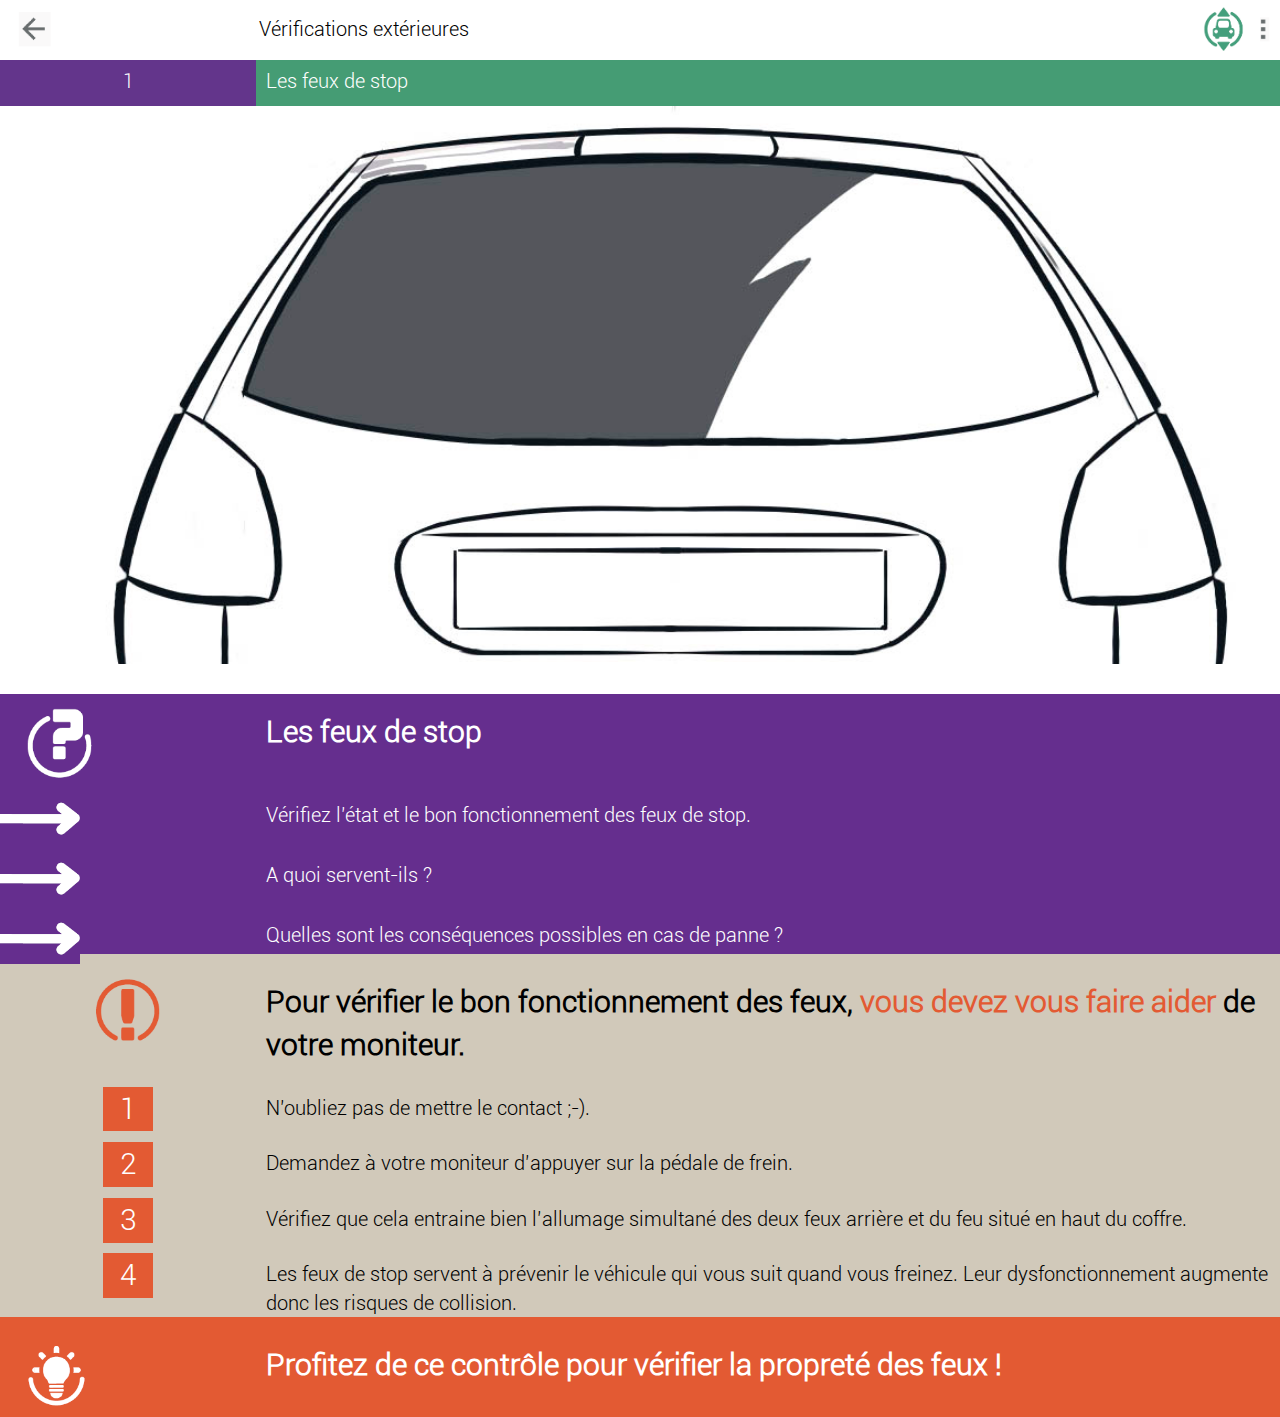
<file: index.html>
<!DOCTYPE html>
<html lang="en">
  <head>
    <meta charset="utf-8">
    <meta http-equiv="X-UA-Compatible" content="IE=edge">
    <meta name="viewport" content="width=device-width, initial-scale=1">
    <title>Les feux de stop</title>
    <!-- Bootstrap -->
    <link href="assets/bootstrap/css/bootstrap.min.css" rel="stylesheet">
    <!--font-awesome.min.css -->
    <link href="assets/font-awesome/css/font-awesome.min.css" rel="stylesheet" type="text/css" >
    <!-- style -->
    <link href="css/style.css" rel="stylesheet">
    <!-- HTML5 shim and Respond.js for IE8 support of HTML5 elements and media queries -->
    <!-- WARNING: Respond.js doesn't work if you view the page via file:// -->
    <!--[if lt IE 9]>
    <script src="https://oss.maxcdn.com/html5shiv/3.7.2/html5shiv.min.js"></script>
    <script src="https://oss.maxcdn.com/respond/1.4.2/respond.min.js"></script>
    <![endif]-->
  </head>
  <body>
    <div class="container-full">
      <div class="row-fluid section">
        <div class="col-lg-12">
          <div class="arrow left">
             <a href="">
                <img src="images/icon01_01.png" height="50" alt="" class="w-h">
              </a>
          </div>
          <div class="text left">
            <p>Vérifications extérieures</p>
          </div>
          <div class="icon left">
             <a href="" title="">
                <img src="images/icon01_03.png" height="50" class="w-h">
              </a>
          </div>
          <div class="clear"></div>
        </div>
      </div>


      <!-- Title -->
      <div class="row-fluid title">
        <div class="col-lg-12">
          <div class="col1 left">
            <p>1</p>
          </div>
          <div class="col2 left">
            <p>Les feux de stop</p>
          </div>
          <div class="clear"></div>
        </div>
      </div>

       <!-- Images -->
      <div class="row-fluid title">
        <div class="col-lg-12">
            <img src="images/fiche1a.jpg" class="full" alt="">
            <div class="clear"></div>
        </div>
      </div>
      <div class="clear"></div>


        <!-- Questions -->
      <div class="row-fluid questions">
        <div class="col-lg-12 head">
          <div class="col1 left">
           <img src="images/icon02_06.png" height="80">
          </div>
          <div class="col2 left">
            <p>Les feux de stop</p>
          </div>
          
        </div>
        <div class="clear"></div>

        <div class="col-lg-12">
          <div class="col1 left">
            <img src="images/icon02_10.png" height="50">
          </div>
          <div class="col2 left">
            <p>  Vérifiez l’état et le bon fonctionnement
                des feux de stop.</p>
          </div>
          
        </div>
        <div class="clear"></div>

        <div class="col-lg-12">
          <div class="col1 left">
            <img src="images/icon02_10.png" height="50">
          </div>
          <div class="col2 left">
            <p> A quoi servent-ils ?</p>
          </div>
        </div>
        <div class="clear"></div>

        <div class="col-lg-12">
          <div class="col1 left">
            <img src="images/icon02_10.png" height="50">
          </div>
          <div class="col2 left">
            <p>Quelles sont les conséquences
                possibles en cas de panne ?</p>
          </div>
        </div>
        <div class="clear"></div>

      </div>


              <!-- Solution -->
      <div class="row-fluid solution">
        <div class="col-lg-12 head">
          <div class="col1 left">
            <img src="images/icon03_06.png" height="80">
          </div>
          <div class="col2 left">
            <p> 
                  Pour vérifier le bon fonctionnement des
                  feux, <span>vous devez vous faire aider</span> de votre
                moniteur.</p>
          </div>
          
        </div>
        <div class="clear"></div>

        <div class="col-lg-12">
          <div class="col1 left">
            <button class="number">1</button>
          </div>
          <div class="col2 left">
            <p> N’oubliez pas de mettre le contact ;-).</p>
          </div>
          
        </div>
        <div class="clear"></div>



        <div class="col-lg-12">
          <div class="col1 left">
            <button class="number">2</button>
          </div>
          <div class="col2 left">
            <p>Demandez à votre moniteur d’appuyer sur
la pédale de frein.</p>
          </div>
          
        </div>
        <div class="clear"></div>


        <div class="col-lg-12">
          <div class="col1 left">
            <button class="number">3</button>
          </div>
          <div class="col2 left">
            <p> Vérifiez que cela entraine bien l’allumage
simultané des deux feux arrière et du feu
situé en haut du coffre.</p>
          </div>
          
        </div>
        <div class="clear"></div>


        <div class="col-lg-12">
          <div class="col1 left">
            <button class="number">4</button>
          </div>
          <div class="col2 left">
            <p>Les feux de stop servent à prévenir le véhicule
qui vous suit quand vous freinez. Leur
dysfonctionnement augmente donc les
risques de collision.</p>
          </div>
          
        </div>
        <div class="clear"></div>

        

      </div>


                    <!-- Solution -->
      <div class="row-fluid tips">
        <div class="col-lg-12 head">
          <div class="col1 left">
             <img src="images/icon04_10.png" height="80">
          </div>
          <div class="col2 left">
            <p> 
                 Profitez de ce contrôle pour vérifier
la propreté des feux !</p>
          </div>
          
        </div>
        <div class="clear"></div>







        

      </div>




    </div>
  </body>
</html>
<script src="assets/jquery/jquery-1.11.3.min.js"></script>
<script src="assets/bootstrap/js/bootstrap.min.js"></script>
<script src="assets/js/script.js"></script>
</file>
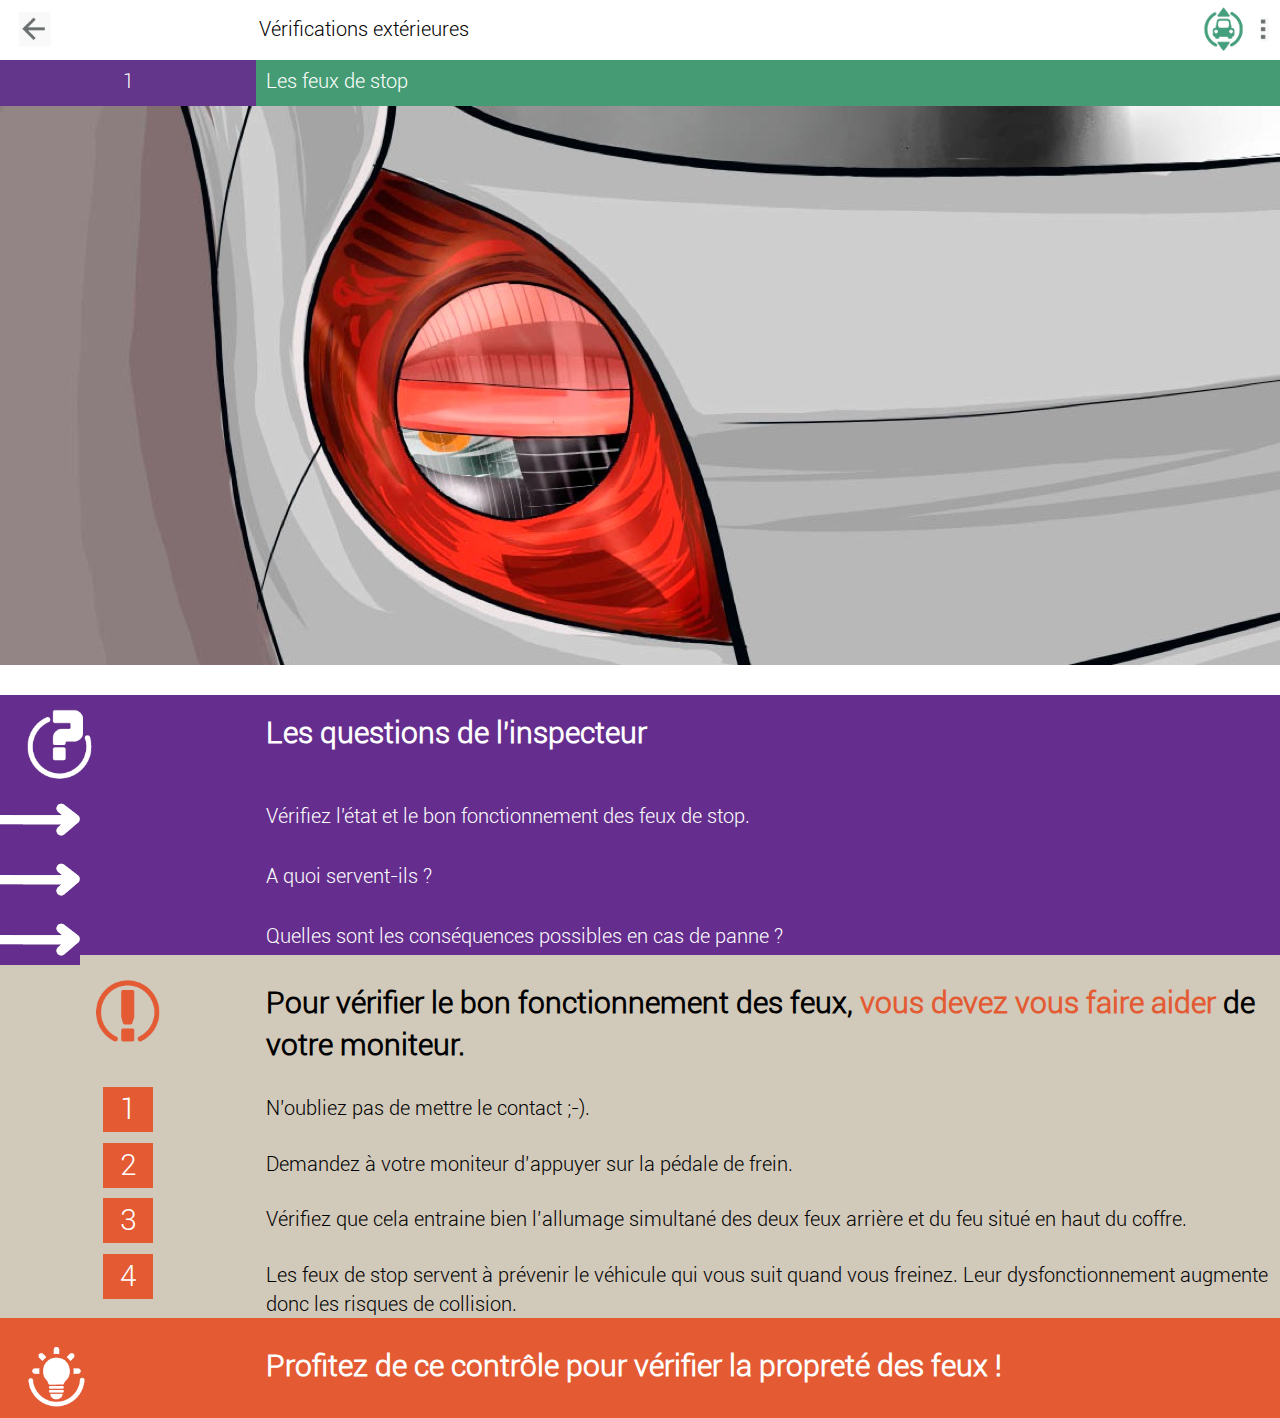
<file: Page VE 1.html>
<!DOCTYPE html>
<html lang="en">
  <head>
    <meta charset="utf-8">
    <meta http-equiv="X-UA-Compatible" content="IE=edge">
    <meta name="viewport" content="width=device-width, initial-scale=1">
    <title>Vérifications extérieures</title>
    <!-- Bootstrap -->
    <link href="assets/bootstrap/css/bootstrap.min.css" rel="stylesheet">
    <!--font-awesome.min.css -->
    <link href="assets/font-awesome/css/font-awesome.min.css" rel="stylesheet" type="text/css" >
    <!-- style -->
    <link href="css/style.css" rel="stylesheet">
    <!-- HTML5 shim and Respond.js for IE8 support of HTML5 elements and media queries -->
    <!-- WARNING: Respond.js doesn't work if you view the page via file:// -->
    <!--[if lt IE 9]>
    <script src="https://oss.maxcdn.com/html5shiv/3.7.2/html5shiv.min.js"></script>
    <script src="https://oss.maxcdn.com/respond/1.4.2/respond.min.js"></script>
    <![endif]-->
  </head>
  <body>
    <div class="container-full">
      <div class="row-fluid section">
        <div class="col-lg-12">
          <div class="arrow left">
             <a href="">
                <img src="images/icon01_01.png" height="50" alt="" class="w-h">
              </a>
          </div>
          <div class="text left">
            <p>Vérifications extérieures</p>
          </div>
          <div class="icon left">
             <a href="" title="">
                <img src="images/icon01_03.png" height="50" class="w-h">
              </a>
          </div>
          <div class="clear"></div>
        </div>
      </div>


      <!-- Title -->
      <div class="row-fluid title">
        <div class="col-lg-12">
          <div class="col1 left">
            <p>1</p>
          </div>
          <div class="col2 left">
            <p>Les feux de stop</p>
          </div>
          <div class="clear"></div>
        </div>
      </div>

       <!-- Images -->
      <div class="row-fluid title">
        <div class="col-lg-12">
            <img src="images/VE1.jpeg" class="full" alt="">
            <div class="clear"></div>
        </div>
      </div>
      <div class="clear"></div>


        <!-- Questions -->
      <div class="row-fluid questions">
        <div class="col-lg-12 head">
          <div class="col1 left">
           <img src="images/icon02_06.png" height="80">
          </div>
          <div class="col2 left">
            <p>Les questions de l'inspecteur</p>
          </div>
          
        </div>
        <div class="clear"></div>

        <div class="col-lg-12">
          <div class="col1 left">
            <img src="images/icon02_10.png" height="50">
          </div>
          <div class="col2 left">
            <p>   Vérifiez l'état et le bon fonctionnement des feux de stop.</p>
          </div>
          
        </div>
        <div class="clear"></div>

        <div class="col-lg-12">
          <div class="col1 left">
            <img src="images/icon02_10.png" height="50">
          </div>
          <div class="col2 left">
            <p> A quoi servent-ils ?</p>
          </div>
        </div>
        <div class="clear"></div>

        <div class="col-lg-12">
          <div class="col1 left">
            <img src="images/icon02_10.png" height="50">
          </div>
          <div class="col2 left">
            <p>Quelles sont les conséquences possibles en cas de panne ?</p>
          </div>
        </div>
        <div class="clear"></div>

      </div>


              <!-- Solution -->
      <div class="row-fluid solution">
        <div class="col-lg-12 head">
          <div class="col1 left">
            <img src="images/icon03_06.png" height="80">
          </div>
          <div class="col2 left">
            <p> 
                  Pour vérifier le bon fonctionnement des
                  feux, <span>vous devez vous faire aider</span> de votre
                moniteur.</p>
          </div>
          
        </div>
        <div class="clear"></div>

        <div class="col-lg-12">
          <div class="col1 left">
            <button class="number">1</button>
          </div>
          <div class="col2 left">
            <p> N’oubliez pas de mettre le contact ;-).</p>
          </div>
          
        </div>
        <div class="clear"></div>



        <div class="col-lg-12">
          <div class="col1 left">
            <button class="number">2</button>
          </div>
          <div class="col2 left">
            <p>Demandez à votre moniteur d’appuyer sur
la pédale de frein.</p>
          </div>
          
        </div>
        <div class="clear"></div>


        <div class="col-lg-12">
          <div class="col1 left">
            <button class="number">3</button>
          </div>
          <div class="col2 left">
            <p> Vérifiez que cela entraine bien l’allumage
simultané des deux feux arrière et du feu
situé en haut du coffre.</p>
          </div>
          
        </div>
        <div class="clear"></div>


        <div class="col-lg-12">
          <div class="col1 left">
            <button class="number">4</button>
          </div>
          <div class="col2 left">
            <p>Les feux de stop servent à prévenir le véhicule
qui vous suit quand vous freinez. Leur
dysfonctionnement augmente donc les
risques de collision.</p>
          </div>
          
        </div>
        <div class="clear"></div>

        

      </div>


                    <!-- Solution -->
      <div class="row-fluid tips">
        <div class="col-lg-12 head">
          <div class="col1 left">
             <img src="images/icon04_10.png" height="80">
          </div>
          <div class="col2 left">
            <p> 
                 Profitez de ce contrôle pour vérifier
la propreté des feux !</p>
          </div>
          
        </div>
        <div class="clear"></div>







        

      </div>




    </div>
  </body>
</html>
<script src="assets/jquery/jquery-1.11.3.min.js"></script>
<script src="assets/bootstrap/js/bootstrap.min.js"></script>
<script src="assets/js/script.js"></script>
</file>
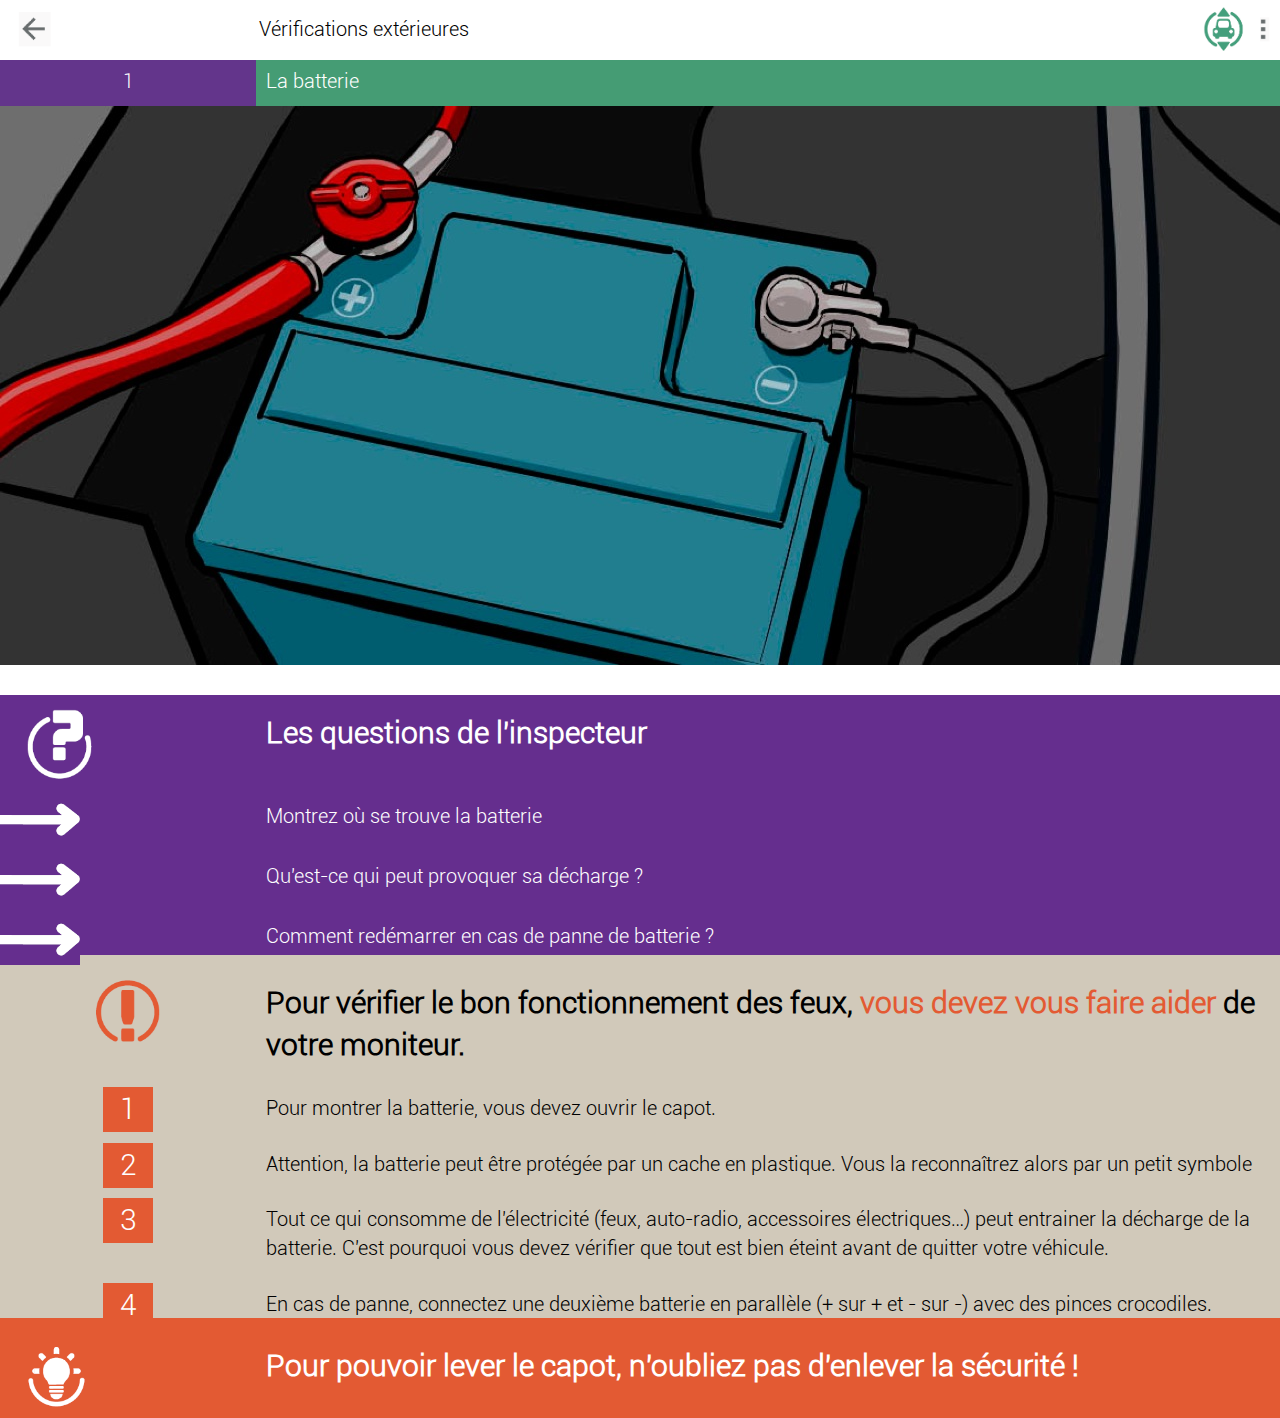
<file: Page VE 2.html>
<!DOCTYPE html>
<html lang="en">
  <head>
    <meta charset="utf-8">
    <meta http-equiv="X-UA-Compatible" content="IE=edge">
    <meta name="viewport" content="width=device-width, initial-scale=1">
    <title>Vérifications extérieures</title>
    <!-- Bootstrap -->
    <link href="assets/bootstrap/css/bootstrap.min.css" rel="stylesheet">
    <!--font-awesome.min.css -->
    <link href="assets/font-awesome/css/font-awesome.min.css" rel="stylesheet" type="text/css" >
    <!-- style -->
    <link href="css/style.css" rel="stylesheet">
    <!-- HTML5 shim and Respond.js for IE8 support of HTML5 elements and media queries -->
    <!-- WARNING: Respond.js doesn't work if you view the page via file:// -->
    <!--[if lt IE 9]>
    <script src="https://oss.maxcdn.com/html5shiv/3.7.2/html5shiv.min.js"></script>
    <script src="https://oss.maxcdn.com/respond/1.4.2/respond.min.js"></script>
    <![endif]-->
  </head>
  <body>
    <div class="container-full">
      <div class="row-fluid section">
        <div class="col-lg-12">
          <div class="arrow left">
             <a href="">
                <img src="images/icon01_01.png" height="50" alt="" class="w-h">
              </a>
          </div>
          <div class="text left">
            <p>Vérifications extérieures</p>
          </div>
          <div class="icon left">
             <a href="" title="">
                <img src="images/icon01_03.png" height="50" class="w-h">
              </a>
          </div>
          <div class="clear"></div>
        </div>
      </div>


      <!-- Title -->
      <div class="row-fluid title">
        <div class="col-lg-12">
          <div class="col1 left">
            <p>1</p>
          </div>
          <div class="col2 left">
            <p>La batterie </p>
          </div>
          <div class="clear"></div>
        </div>
      </div>

       <!-- Images -->
      <div class="row-fluid title">
        <div class="col-lg-12">
            <img src="images/VE2.jpeg" class="full" alt="">
            <div class="clear"></div>
        </div>
      </div>
      <div class="clear"></div>


        <!-- Questions -->
      <div class="row-fluid questions">
        <div class="col-lg-12 head">
          <div class="col1 left">
           <img src="images/icon02_06.png" height="80">
          </div>
          <div class="col2 left">
            <p>Les questions de l'inspecteur</p>
          </div>
          
        </div>
        <div class="clear"></div>

        <div class="col-lg-12">
          <div class="col1 left">
            <img src="images/icon02_10.png" height="50">
          </div>
          <div class="col2 left">
            <p>Montrez où se trouve la batterie</p>
          </div>
          
        </div>
        <div class="clear"></div>

        <div class="col-lg-12">
          <div class="col1 left">
            <img src="images/icon02_10.png" height="50">
          </div>
          <div class="col2 left">
            <p>Qu'est-ce qui peut provoquer sa décharge ?</p>
          </div>
        </div>
        <div class="clear"></div>

        <div class="col-lg-12">
          <div class="col1 left">
            <img src="images/icon02_10.png" height="50">
          </div>
          <div class="col2 left">
            <p>Comment redémarrer en cas de panne de batterie ?</p>
          </div>
        </div>
        <div class="clear"></div>

      </div>


              <!-- Solution -->
      <div class="row-fluid solution">
        <div class="col-lg-12 head">
          <div class="col1 left">
            <img src="images/icon03_06.png" height="80">
          </div>
          <div class="col2 left">
            <p> 
                  Pour vérifier le bon fonctionnement des
                  feux, <span>vous devez vous faire aider</span> de votre
                moniteur.</p>
          </div>
          
        </div>
        <div class="clear"></div>

        <div class="col-lg-12">
          <div class="col1 left">
            <button class="number">1</button>
          </div>
          <div class="col2 left">
            <p> Pour montrer la batterie, vous devez ouvrir le capot.</p>
          </div>
          
        </div>
        <div class="clear"></div>



        <div class="col-lg-12">
          <div class="col1 left">
            <button class="number">2</button>
          </div>
          <div class="col2 left">
            <p>Attention, la batterie peut être protégée par un cache en plastique.
Vous la reconnaîtrez alors par un petit symbole</p>
          </div>
          
        </div>
        <div class="clear"></div>


        <div class="col-lg-12">
          <div class="col1 left">
            <button class="number">3</button>
          </div>
          <div class="col2 left">
            <p> Tout ce qui consomme de l'électricité (feux, auto-radio, accessoires électriques…) peut entrainer la décharge de la batterie. C'est pourquoi vous devez vérifier que tout est bien éteint avant de quitter votre véhicule.</p>
          </div>
          
        </div>
        <div class="clear"></div>


        <div class="col-lg-12">
          <div class="col1 left">
            <button class="number">4</button>
          </div>
          <div class="col2 left">
            <p>En cas de panne, connectez une deuxième batterie en parallèle (+ sur + et - sur -) avec des pinces crocodiles.</p>
          </div>
          
        </div>
        <div class="clear"></div>

        

      </div>


                    <!-- Solution -->
      <div class="row-fluid tips">
        <div class="col-lg-12 head">
          <div class="col1 left">
             <img src="images/icon04_10.png" height="80">
          </div>
          <div class="col2 left">
            <p> 
                 Pour pouvoir lever le capot, n'oubliez pas d'enlever la sécurité !</p>
          </div>
          
        </div>
        <div class="clear"></div>







        

      </div>




    </div>
  </body>
</html>
<script src="assets/jquery/jquery-1.11.3.min.js"></script>
<script src="assets/bootstrap/js/bootstrap.min.js"></script>
<script src="assets/js/script.js"></script>
</file>
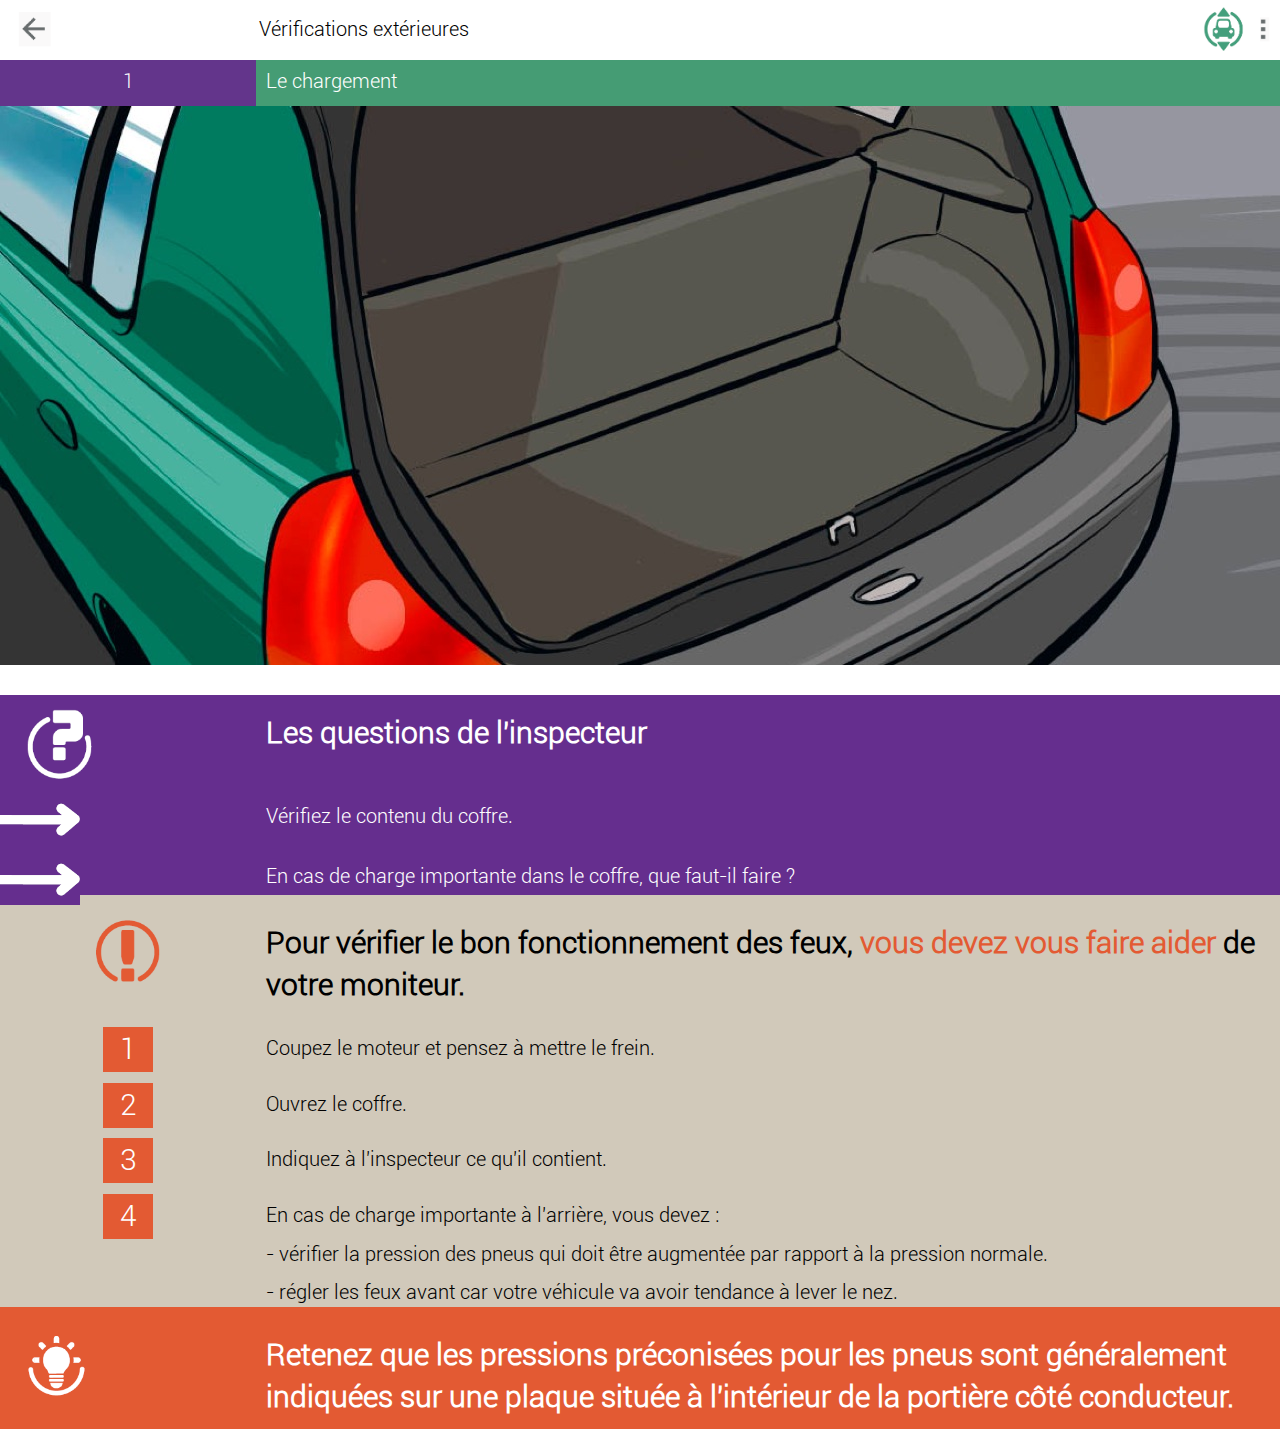
<file: Page VE 3.html>
<!DOCTYPE html>
<html lang="en">
  <head>
    <meta charset="utf-8">
    <meta http-equiv="X-UA-Compatible" content="IE=edge">
    <meta name="viewport" content="width=device-width, initial-scale=1">
    <title>Vérifications extérieures</title>
    <!-- Bootstrap -->
    <link href="assets/bootstrap/css/bootstrap.min.css" rel="stylesheet">
    <!--font-awesome.min.css -->
    <link href="assets/font-awesome/css/font-awesome.min.css" rel="stylesheet" type="text/css" >
    <!-- style -->
    <link href="css/style.css" rel="stylesheet">
    <!-- HTML5 shim and Respond.js for IE8 support of HTML5 elements and media queries -->
    <!-- WARNING: Respond.js doesn't work if you view the page via file:// -->
    <!--[if lt IE 9]>
    <script src="https://oss.maxcdn.com/html5shiv/3.7.2/html5shiv.min.js"></script>
    <script src="https://oss.maxcdn.com/respond/1.4.2/respond.min.js"></script>
    <![endif]-->
  </head>
  <body>
    <div class="container-full">
      <div class="row-fluid section">
        <div class="col-lg-12">
          <div class="arrow left">
             <a href="">
                <img src="images/icon01_01.png" height="50" alt="" class="w-h">
              </a>
          </div>
          <div class="text left">
            <p>Vérifications extérieures</p>
          </div>
          <div class="icon left">
             <a href="" title="">
                <img src="images/icon01_03.png" height="50" class="w-h">
              </a>
          </div>
          <div class="clear"></div>
        </div>
      </div>


      <!-- Title -->
      <div class="row-fluid title">
        <div class="col-lg-12">
          <div class="col1 left">
            <p>1</p>
          </div>
          <div class="col2 left">
            <p>Le chargement</p>
          </div>
          <div class="clear"></div>
        </div>
      </div>

       <!-- Images -->
      <div class="row-fluid title">
        <div class="col-lg-12">
            <img src="images/VE3.jpeg" class="full" alt="">
            <div class="clear"></div>
        </div>
      </div>
      <div class="clear"></div>


        <!-- Questions -->
      <div class="row-fluid questions">
        <div class="col-lg-12 head">
          <div class="col1 left">
           <img src="images/icon02_06.png" height="80">
          </div>
          <div class="col2 left">
            <p>Les questions de l'inspecteur</p>
          </div>
          
        </div>
        <div class="clear"></div>

        <div class="col-lg-12">
          <div class="col1 left">
            <img src="images/icon02_10.png" height="50">
          </div>
          <div class="col2 left">
            <p>Vérifiez le contenu du coffre.</p>
          </div>
          
        </div>
        <div class="clear"></div>

        <div class="col-lg-12">
          <div class="col1 left">
            <img src="images/icon02_10.png" height="50">
          </div>
          <div class="col2 left">
            <p>En cas de charge importante dans le coffre, que faut-il faire ?</p>
          </div>
        </div>
        <div class="clear"></div>
      </div>


              <!-- Solution -->
      <div class="row-fluid solution">
        <div class="col-lg-12 head">
          <div class="col1 left">
            <img src="images/icon03_06.png" height="80">
          </div>
          <div class="col2 left">
            <p> 
                  Pour vérifier le bon fonctionnement des
                  feux, <span>vous devez vous faire aider</span> de votre
                moniteur.</p>
          </div>
          
        </div>
        <div class="clear"></div>

        <div class="col-lg-12">
          <div class="col1 left">
            <button class="number">1</button>
          </div>
          <div class="col2 left">
            <p> Coupez le moteur et pensez à mettre le frein.</p>
          </div>
          
        </div>
        <div class="clear"></div>



        <div class="col-lg-12">
          <div class="col1 left">
            <button class="number">2</button>
          </div>
          <div class="col2 left">
            <p>Ouvrez le coffre.</p>
          </div>
          
        </div>
        <div class="clear"></div>


        <div class="col-lg-12">
          <div class="col1 left">
            <button class="number">3</button>
          </div>
          <div class="col2 left">
            <p>Indiquez à l'inspecteur ce qu'il contient.</p>
          </div>
          
        </div>
        <div class="clear"></div>


        <div class="col-lg-12">
          <div class="col1 left">
            <button class="number">4</button>
          </div>
          <div class="col2 left">
            <p> En cas de charge importante à l'arrière, vous devez : 
            <p>- vérifier la pression des pneus qui doit être augmentée par rapport à la pression normale.
            <p>- régler les feux avant car votre véhicule va avoir tendance à lever le nez.</p></p></p>
          </div>
          
        </div>
        <div class="clear"></div>

        

      </div>


                    <!-- Solution -->
      <div class="row-fluid tips">
        <div class="col-lg-12 head">
          <div class="col1 left">
             <img src="images/icon04_10.png" height="80">
          </div>
          <div class="col2 left">
            <p> 
                Retenez que les pressions préconisées pour les pneus sont généralement indiquées sur une plaque située à l'intérieur de la portière côté conducteur.</p>
          </div>
          
        </div>
        <div class="clear"></div>







        

      </div>




    </div>
  </body>
</html>
<script src="assets/jquery/jquery-1.11.3.min.js"></script>
<script src="assets/bootstrap/js/bootstrap.min.js"></script>
<script src="assets/js/script.js"></script>
</file>
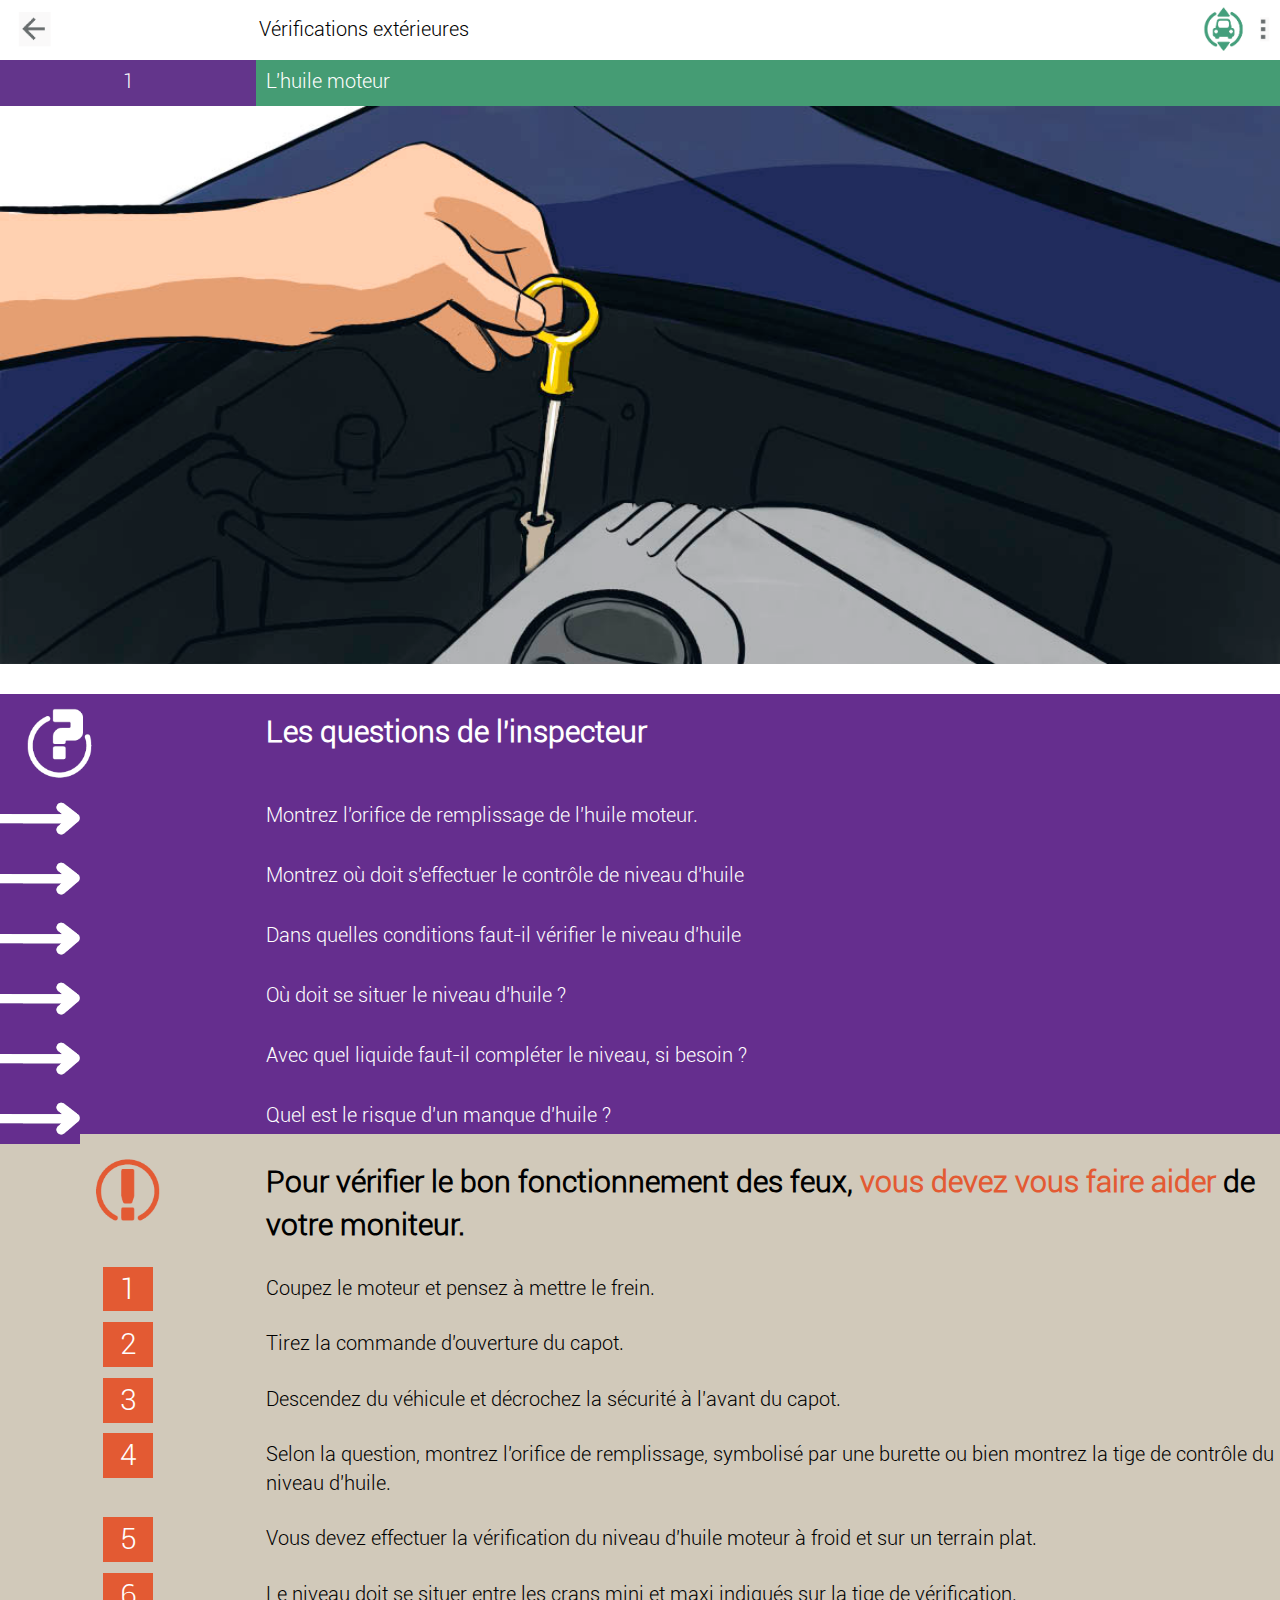
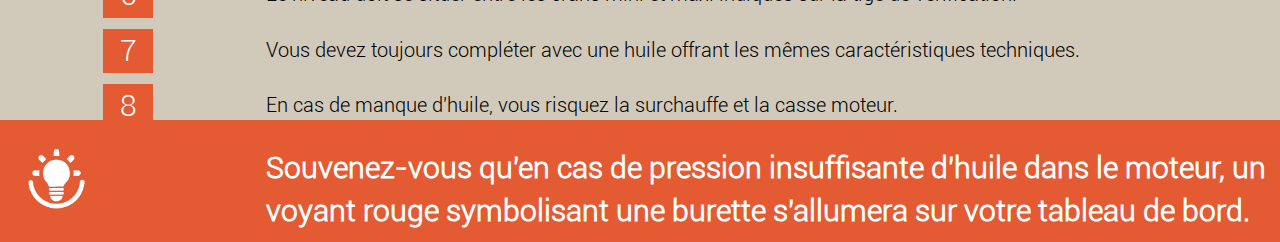
<file: Page VE 4.html>
<!DOCTYPE html>
<html lang="en">
  <head>
    <meta charset="utf-8">
    <meta http-equiv="X-UA-Compatible" content="IE=edge">
    <meta name="viewport" content="width=device-width, initial-scale=1">
    <title>Vérifications extérieures</title>
    <!-- Bootstrap -->
    <link href="assets/bootstrap/css/bootstrap.min.css" rel="stylesheet">
    <!--font-awesome.min.css -->
    <link href="assets/font-awesome/css/font-awesome.min.css" rel="stylesheet" type="text/css" >
    <!-- style -->
    <link href="css/style.css" rel="stylesheet">
    <!-- HTML5 shim and Respond.js for IE8 support of HTML5 elements and media queries -->
    <!-- WARNING: Respond.js doesn't work if you view the page via file:// -->
    <!--[if lt IE 9]>
    <script src="https://oss.maxcdn.com/html5shiv/3.7.2/html5shiv.min.js"></script>
    <script src="https://oss.maxcdn.com/respond/1.4.2/respond.min.js"></script>
    <![endif]-->
  </head>
  <body>
    <div class="container-full">
      <div class="row-fluid section">
        <div class="col-lg-12">
          <div class="arrow left">
             <a href="">
                <img src="images/icon01_01.png" height="50" alt="" class="w-h">
              </a>
          </div>
          <div class="text left">
            <p>Vérifications extérieures</p>
          </div>
          <div class="icon left">
             <a href="" title="">
                <img src="images/icon01_03.png" height="50" class="w-h">
              </a>
          </div>
          <div class="clear"></div>
        </div>
      </div>


      <!-- Title -->
      <div class="row-fluid title">
        <div class="col-lg-12">
          <div class="col1 left">
            <p>1</p>
          </div>
          <div class="col2 left">
            <p>L'huile moteur </p>
          </div>
          <div class="clear"></div>
        </div>
      </div>

       <!-- Images -->
      <div class="row-fluid title">
        <div class="col-lg-12">
            <img src="images/VE4.jpg" class="full" alt="">
            <div class="clear"></div>
        </div>
      </div>
      <div class="clear"></div>


        <!-- Questions -->
      <div class="row-fluid questions">
        <div class="col-lg-12 head">
          <div class="col1 left">
           <img src="images/icon02_06.png" height="80">
          </div>
          <div class="col2 left">
            <p>Les questions de l'inspecteur</p>
          </div>
          
        </div>
        <div class="clear"></div>

        <div class="col-lg-12">
          <div class="col1 left">
            <img src="images/icon02_10.png" height="50">
          </div>
          <div class="col2 left">
            <p>Montrez l'orifice de remplissage de l'huile moteur.</p>
          </div>
          
        </div>
        <div class="clear"></div>

        <div class="col-lg-12">
          <div class="col1 left">
            <img src="images/icon02_10.png" height="50">
          </div>
          <div class="col2 left">
            <p>Montrez où doit s'effectuer le contrôle de niveau d'huile</p>
          </div>
        </div>
        <div class="clear"></div>

        <div class="col-lg-12">
          <div class="col1 left">
            <img src="images/icon02_10.png" height="50">
          </div>
          <div class="col2 left">
            <p>Dans quelles conditions faut-il vérifier le niveau d'huile</p>
          </div>
        </div>
        <div class="clear"></div>
        
         <div class="col-lg-12">
          <div class="col1 left">
            <img src="images/icon02_10.png" height="50">
          </div>
          <div class="col2 left">
            <p>Où doit se situer le niveau d'huile ?</p>
          </div>
        </div>
        <div class="clear"></div>
        
         <div class="col-lg-12">
          <div class="col1 left">
            <img src="images/icon02_10.png" height="50">
          </div>
          <div class="col2 left">
            <p>Avec quel liquide faut-il compléter le niveau, si besoin ?</p>
          </div>
        </div>
        <div class="clear"></div>

		<div class="col-lg-12">
          <div class="col1 left">
            <img src="images/icon02_10.png" height="50">
          </div>
          <div class="col2 left">
            <p>Quel est le risque d'un manque d'huile ?</p>
          </div>
        </div>
        <div class="clear"></div>
     
      </div>


              <!-- Solution -->
      <div class="row-fluid solution">
        <div class="col-lg-12 head">
          <div class="col1 left">
            <img src="images/icon03_06.png" height="80">
          </div>
          <div class="col2 left">
            <p> 
                  Pour vérifier le bon fonctionnement des
                  feux, <span>vous devez vous faire aider</span> de votre
                moniteur.</p>
          </div>
          
        </div>
        <div class="clear"></div>

        <div class="col-lg-12">
          <div class="col1 left">
            <button class="number">1</button>
          </div>
          <div class="col2 left">
            <p>Coupez le moteur et pensez à mettre le frein.</p>
          </div>
          
        </div>
        <div class="clear"></div>



        <div class="col-lg-12">
          <div class="col1 left">
            <button class="number">2</button>
          </div>
          <div class="col2 left">
            <p>Tirez la commande d'ouverture du capot.</p>
          </div>
          
        </div>
        <div class="clear"></div>


        <div class="col-lg-12">
          <div class="col1 left">
            <button class="number">3</button>
          </div>
          <div class="col2 left">
            <p>Descendez du véhicule et décrochez la sécurité à l'avant du capot.</p>
          </div>
          
        </div>
        <div class="clear"></div>


        <div class="col-lg-12">
          <div class="col1 left">
            <button class="number">4</button>
          </div>
          <div class="col2 left">
            <p>Selon la question, montrez l'orifice de remplissage, symbolisé par une burette ou bien montrez la tige de contrôle du niveau d'huile.</p>
          </div>
          
        </div>
        <div class="clear"></div>
        
        
         <div class="col-lg-12">
          <div class="col1 left">
            <button class="number">5</button>
          </div>
          <div class="col2 left">
            <p>Vous devez effectuer la vérification du niveau d'huile moteur à froid et sur un terrain plat.</p>
          </div>
          
        </div>
        <div class="clear"></div>
        
        
         <div class="col-lg-12">
          <div class="col1 left">
            <button class="number">6</button>
          </div>
          <div class="col2 left">
            <p>Le niveau doit se situer entre les crans mini et maxi indiqués sur la tige de vérification.</p>
          </div>
          
        </div>
        <div class="clear"></div>
        
        
         <div class="col-lg-12">
          <div class="col1 left">
            <button class="number">7</button>
          </div>
          <div class="col2 left">
            <p>Vous devez toujours compléter avec une huile offrant les mêmes caractéristiques techniques.</p>
          </div>
          
        </div>
        <div class="clear"></div>
        
        
         <div class="col-lg-12">
          <div class="col1 left">
            <button class="number">8</button>
          </div>
          <div class="col2 left">
            <p> En cas de manque d'huile, vous risquez la surchauffe et la casse moteur.</p>
          </div>
          
        </div>
        <div class="clear"></div>

        

      </div>


                    <!-- Solution -->
      <div class="row-fluid tips">
        <div class="col-lg-12 head">
          <div class="col1 left">
             <img src="images/icon04_10.png" height="80">
          </div>
          <div class="col2 left">
            <p> 
                 Souvenez-vous qu'en cas de pression insuffisante d'huile dans le moteur, un voyant rouge symbolisant une burette s'allumera sur votre tableau de bord.</p>
          </div>
          
        </div>
        <div class="clear"></div>







        

      </div>




    </div>
  </body>
</html>
<script src="assets/jquery/jquery-1.11.3.min.js"></script>
<script src="assets/bootstrap/js/bootstrap.min.js"></script>
<script src="assets/js/script.js"></script>
</file>
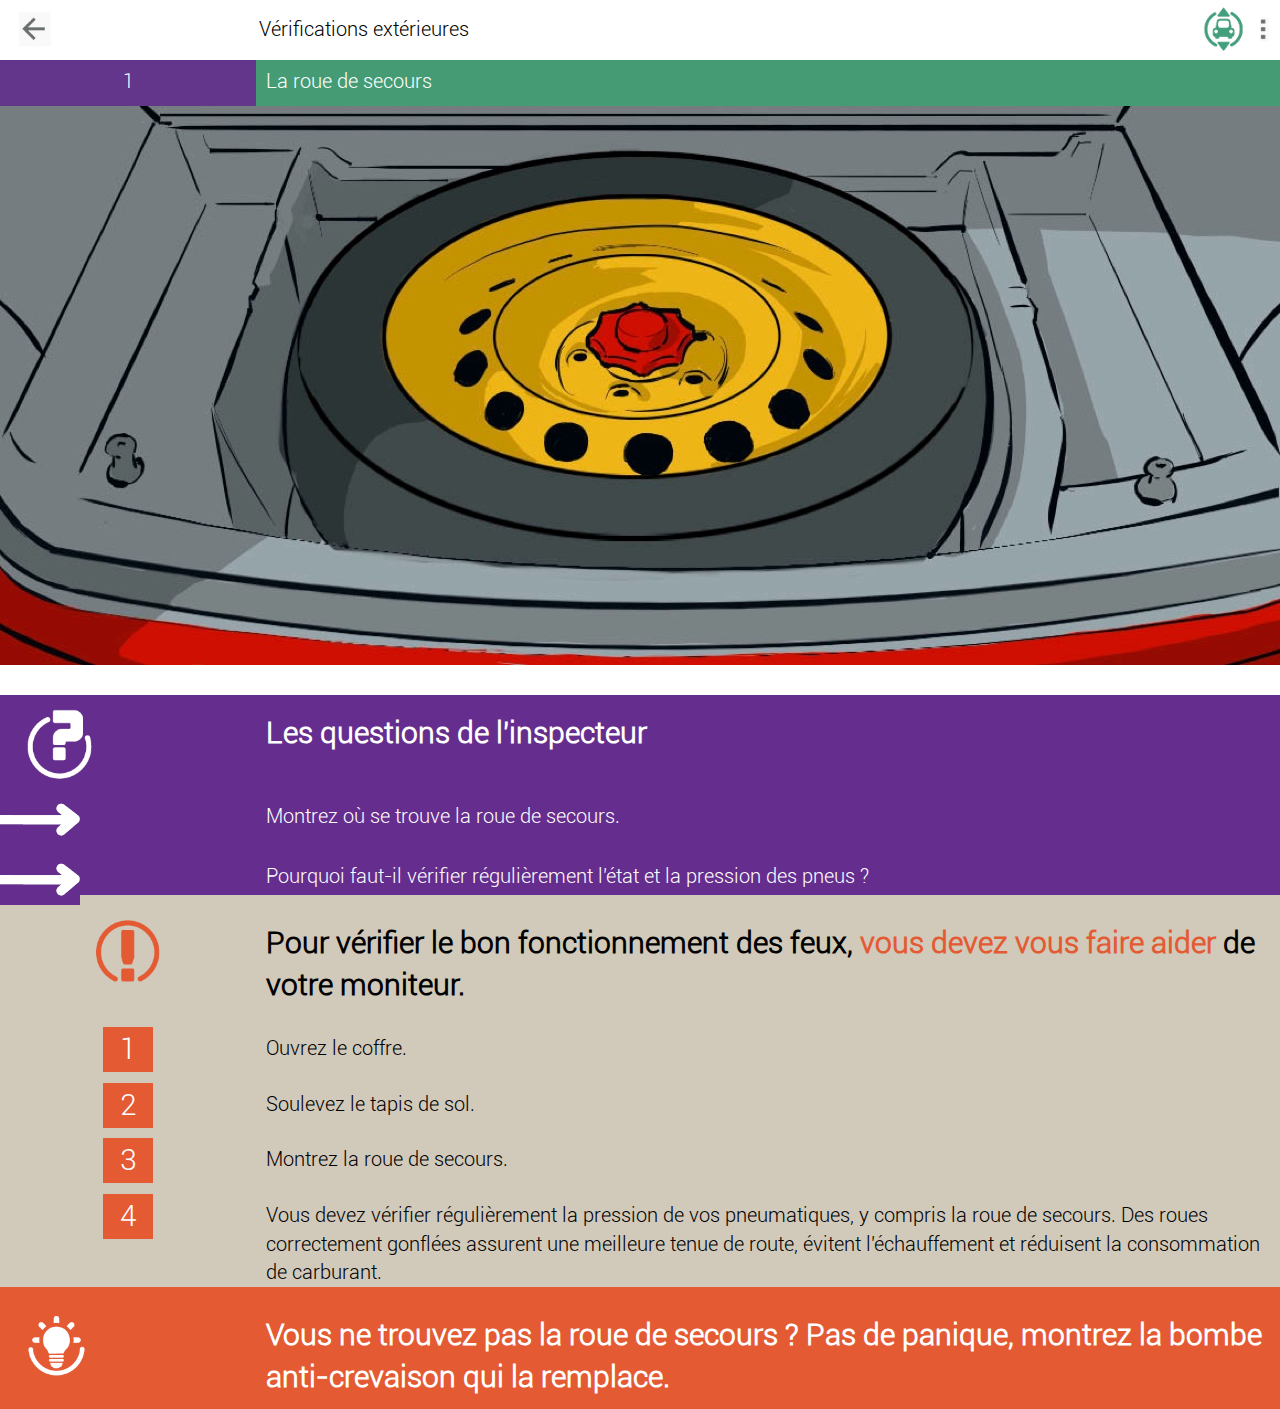
<file: Page VE 5.html>
<!DOCTYPE html>
<html lang="en">
  <head>
    <meta charset="utf-8">
    <meta http-equiv="X-UA-Compatible" content="IE=edge">
    <meta name="viewport" content="width=device-width, initial-scale=1">
    <title>Vérifications extérieures</title>
    <!-- Bootstrap -->
    <link href="assets/bootstrap/css/bootstrap.min.css" rel="stylesheet">
    <!--font-awesome.min.css -->
    <link href="assets/font-awesome/css/font-awesome.min.css" rel="stylesheet" type="text/css" >
    <!-- style -->
    <link href="css/style.css" rel="stylesheet">
    <!-- HTML5 shim and Respond.js for IE8 support of HTML5 elements and media queries -->
    <!-- WARNING: Respond.js doesn't work if you view the page via file:// -->
    <!--[if lt IE 9]>
    <script src="https://oss.maxcdn.com/html5shiv/3.7.2/html5shiv.min.js"></script>
    <script src="https://oss.maxcdn.com/respond/1.4.2/respond.min.js"></script>
    <![endif]-->
  </head>
  <body>
    <div class="container-full">
      <div class="row-fluid section">
        <div class="col-lg-12">
          <div class="arrow left">
             <a href="">
                <img src="images/icon01_01.png" height="50" alt="" class="w-h">
              </a>
          </div>
          <div class="text left">
            <p>Vérifications extérieures</p>
          </div>
          <div class="icon left">
             <a href="" title="">
                <img src="images/icon01_03.png" height="50" class="w-h">
              </a>
          </div>
          <div class="clear"></div>
        </div>
      </div>


      <!-- Title -->
      <div class="row-fluid title">
        <div class="col-lg-12">
          <div class="col1 left">
            <p>1</p>
          </div>
          <div class="col2 left">
            <p>La roue de secours </p>
          </div>
          <div class="clear"></div>
        </div>
      </div>

       <!-- Images -->
      <div class="row-fluid title">
        <div class="col-lg-12">
            <img src="images/VE5.jpeg" class="full" alt="">
            <div class="clear"></div>
        </div>
      </div>
      <div class="clear"></div>


        <!-- Questions -->
      <div class="row-fluid questions">
        <div class="col-lg-12 head">
          <div class="col1 left">
           <img src="images/icon02_06.png" height="80">
          </div>
          <div class="col2 left">
            <p>Les questions de l'inspecteur</p>
          </div>
          
        </div>
        <div class="clear"></div>

        <div class="col-lg-12">
          <div class="col1 left">
            <img src="images/icon02_10.png" height="50">
          </div>
          <div class="col2 left">
            <p>Montrez où se trouve la roue de secours.</p>
          </div>
          
        </div>
        <div class="clear"></div>

        <div class="col-lg-12">
          <div class="col1 left">
            <img src="images/icon02_10.png" height="50">
          </div>
          <div class="col2 left">
            <p>Pourquoi faut-il vérifier régulièrement l'état et la pression des pneus ?</p>
          </div>
        </div>
        <div class="clear"></div>


              <!-- Solution -->
      <div class="row-fluid solution">
        <div class="col-lg-12 head">
          <div class="col1 left">
            <img src="images/icon03_06.png" height="80">
          </div>
          <div class="col2 left">
            <p> 
                  Pour vérifier le bon fonctionnement des
                  feux, <span>vous devez vous faire aider</span> de votre
                moniteur.</p>
          </div>
          
        </div>
        <div class="clear"></div>

        <div class="col-lg-12">
          <div class="col1 left">
            <button class="number">1</button>
          </div>
          <div class="col2 left">
            <p> Ouvrez le coffre.</p>
          </div>
          
        </div>
        <div class="clear"></div>



        <div class="col-lg-12">
          <div class="col1 left">
            <button class="number">2</button>
          </div>
          <div class="col2 left">
            <p>Soulevez le tapis de sol.</p>
          </div>
          
        </div>
        <div class="clear"></div>


        <div class="col-lg-12">
          <div class="col1 left">
            <button class="number">3</button>
          </div>
          <div class="col2 left">
            <p>Montrez la roue de secours.</p>
          </div>
          
        </div>
        <div class="clear"></div>


        <div class="col-lg-12">
          <div class="col1 left">
            <button class="number">4</button>
          </div>
          <div class="col2 left">
            <p>Vous devez vérifier régulièrement la pression de vos pneumatiques, y compris la roue de secours. Des roues correctement gonflées assurent une meilleure tenue de route, évitent l'échauffement et réduisent la consommation de carburant.</p>
          </div>
          
        </div>
        <div class="clear"></div>

        

      </div>


                    <!-- Solution -->
      <div class="row-fluid tips">
        <div class="col-lg-12 head">
          <div class="col1 left">
             <img src="images/icon04_10.png" height="80">
          </div>
          <div class="col2 left">
            <p> 
                Vous ne trouvez pas la roue de secours ? Pas de panique, montrez la bombe anti-crevaison qui la remplace.</p>
          </div>
          
        </div>
        <div class="clear"></div>







        

      </div>




    </div>
  </body>
</html>
<script src="assets/jquery/jquery-1.11.3.min.js"></script>
<script src="assets/bootstrap/js/bootstrap.min.js"></script>
<script src="assets/js/script.js"></script>
</file>
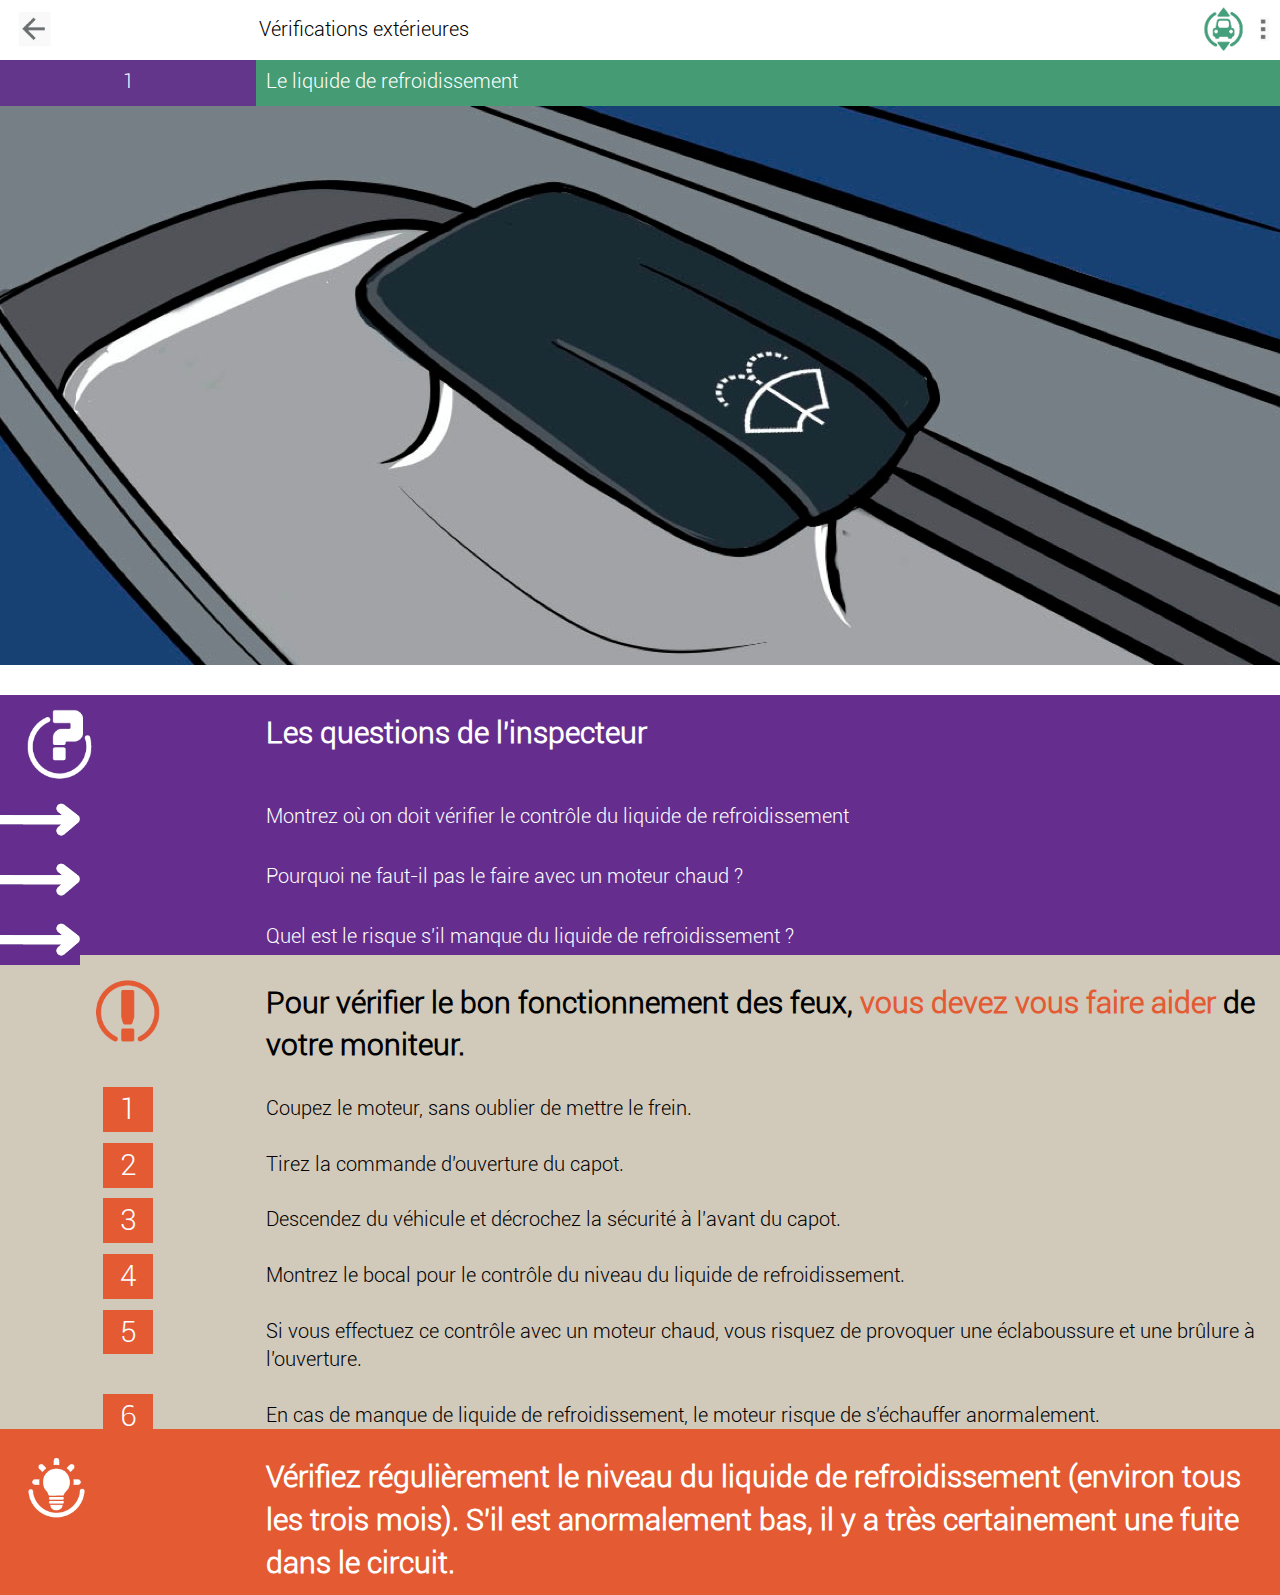
<file: Page VE 6.html>
<!DOCTYPE html>
<html lang="en">
  <head>
    <meta charset="utf-8">
    <meta http-equiv="X-UA-Compatible" content="IE=edge">
    <meta name="viewport" content="width=device-width, initial-scale=1">
    <title>Vérifications extérieures</title>
    <!-- Bootstrap -->
    <link href="assets/bootstrap/css/bootstrap.min.css" rel="stylesheet">
    <!--font-awesome.min.css -->
    <link href="assets/font-awesome/css/font-awesome.min.css" rel="stylesheet" type="text/css" >
    <!-- style -->
    <link href="css/style.css" rel="stylesheet">
    <!-- HTML5 shim and Respond.js for IE8 support of HTML5 elements and media queries -->
    <!-- WARNING: Respond.js doesn't work if you view the page via file:// -->
    <!--[if lt IE 9]>
    <script src="https://oss.maxcdn.com/html5shiv/3.7.2/html5shiv.min.js"></script>
    <script src="https://oss.maxcdn.com/respond/1.4.2/respond.min.js"></script>
    <![endif]-->
  </head>
  <body>
    <div class="container-full">
      <div class="row-fluid section">
        <div class="col-lg-12">
          <div class="arrow left">
             <a href="">
                <img src="images/icon01_01.png" height="50" alt="" class="w-h">
              </a>
          </div>
          <div class="text left">
            <p>Vérifications extérieures</p>
          </div>
          <div class="icon left">
             <a href="" title="">
                <img src="images/icon01_03.png" height="50" class="w-h">
              </a>
          </div>
          <div class="clear"></div>
        </div>
      </div>


      <!-- Title -->
      <div class="row-fluid title">
        <div class="col-lg-12">
          <div class="col1 left">
            <p>1</p>
          </div>
          <div class="col2 left">
            <p>Le liquide de refroidissement </p>
          </div>
          <div class="clear"></div>
        </div>
      </div>

       <!-- Images -->
      <div class="row-fluid title">
        <div class="col-lg-12">
            <img src="images/VE6.jpeg" class="full" alt="">
            <div class="clear"></div>
        </div>
      </div>
      <div class="clear"></div>


        <!-- Questions -->
      <div class="row-fluid questions">
        <div class="col-lg-12 head">
          <div class="col1 left">
           <img src="images/icon02_06.png" height="80">
          </div>
          <div class="col2 left">
            <p>Les questions de l'inspecteur</p>
          </div>
          
        </div>
        <div class="clear"></div>

        <div class="col-lg-12">
          <div class="col1 left">
            <img src="images/icon02_10.png" height="50">
          </div>
          <div class="col2 left">
            <p>Montrez où on doit vérifier le contrôle du liquide de refroidissement</p>
          </div>
          
        </div>
        <div class="clear"></div>

        <div class="col-lg-12">
          <div class="col1 left">
            <img src="images/icon02_10.png" height="50">
          </div>
          <div class="col2 left">
            <p>Pourquoi ne faut-il pas le faire avec un moteur chaud ?</p>
          </div>
        </div>
        <div class="clear"></div>

        <div class="col-lg-12">
          <div class="col1 left">
            <img src="images/icon02_10.png" height="50">
          </div>
          <div class="col2 left">
            <p>Quel est le risque s'il manque du liquide de refroidissement ?</p>
          </div>
        </div>
        <div class="clear"></div>

      </div>


              <!-- Solution -->
      <div class="row-fluid solution">
        <div class="col-lg-12 head">
          <div class="col1 left">
            <img src="images/icon03_06.png" height="80">
          </div>
          <div class="col2 left">
            <p> 
                  Pour vérifier le bon fonctionnement des
                  feux, <span>vous devez vous faire aider</span> de votre
                moniteur.</p>
          </div>
          
        </div>
        <div class="clear"></div>

        <div class="col-lg-12">
          <div class="col1 left">
            <button class="number">1</button>
          </div>
          <div class="col2 left">
            <p> Coupez le moteur, sans oublier de mettre le frein.</p>
          </div>
          
        </div>
        <div class="clear"></div>



        <div class="col-lg-12">
          <div class="col1 left">
            <button class="number">2</button>
          </div>
          <div class="col2 left">
            <p>Tirez la commande d'ouverture du capot.</p>
          </div>
          
        </div>
        <div class="clear"></div>


        <div class="col-lg-12">
          <div class="col1 left">
            <button class="number">3</button>
          </div>
          <div class="col2 left">
            <p>Descendez du véhicule et décrochez la sécurité à l'avant du capot.</p>
          </div>
          
        </div>
        <div class="clear"></div>


        <div class="col-lg-12">
          <div class="col1 left">
            <button class="number">4</button>
          </div>
          <div class="col2 left">
            <p>Montrez le bocal pour le contrôle du niveau du liquide de refroidissement.</p>
          </div>
          
        </div>
        <div class="clear"></div>
        
        
        <div class="col-lg-12">
          <div class="col1 left">
            <button class="number">5</button>
          </div>
          <div class="col2 left">
            <p>Si vous effectuez ce contrôle avec un moteur chaud, vous risquez de provoquer une éclaboussure et une brûlure à l'ouverture.</p>
          </div>
          
        </div>
        <div class="clear"></div>


		<div class="col-lg-12">
          <div class="col1 left">
            <button class="number">6</button>
          </div>
          <div class="col2 left">
            <p>En cas de manque de liquide de refroidissement, le moteur risque de s'échauffer anormalement.</p>
          </div>
          
        </div>
        <div class="clear"></div>
        

      </div>


                    <!-- Solution -->
      <div class="row-fluid tips">
        <div class="col-lg-12 head">
          <div class="col1 left">
             <img src="images/icon04_10.png" height="80">
          </div>
          <div class="col2 left">
            <p> 
                 Vérifiez régulièrement le niveau du liquide de refroidissement (environ tous les trois mois). S'il est anormalement bas, il y a très certainement une fuite dans le circuit.</p>
          </div>
          
        </div>
        <div class="clear"></div>







        

      </div>




    </div>
  </body>
</html>
<script src="assets/jquery/jquery-1.11.3.min.js"></script>
<script src="assets/bootstrap/js/bootstrap.min.js"></script>
<script src="assets/js/script.js"></script>
</file>
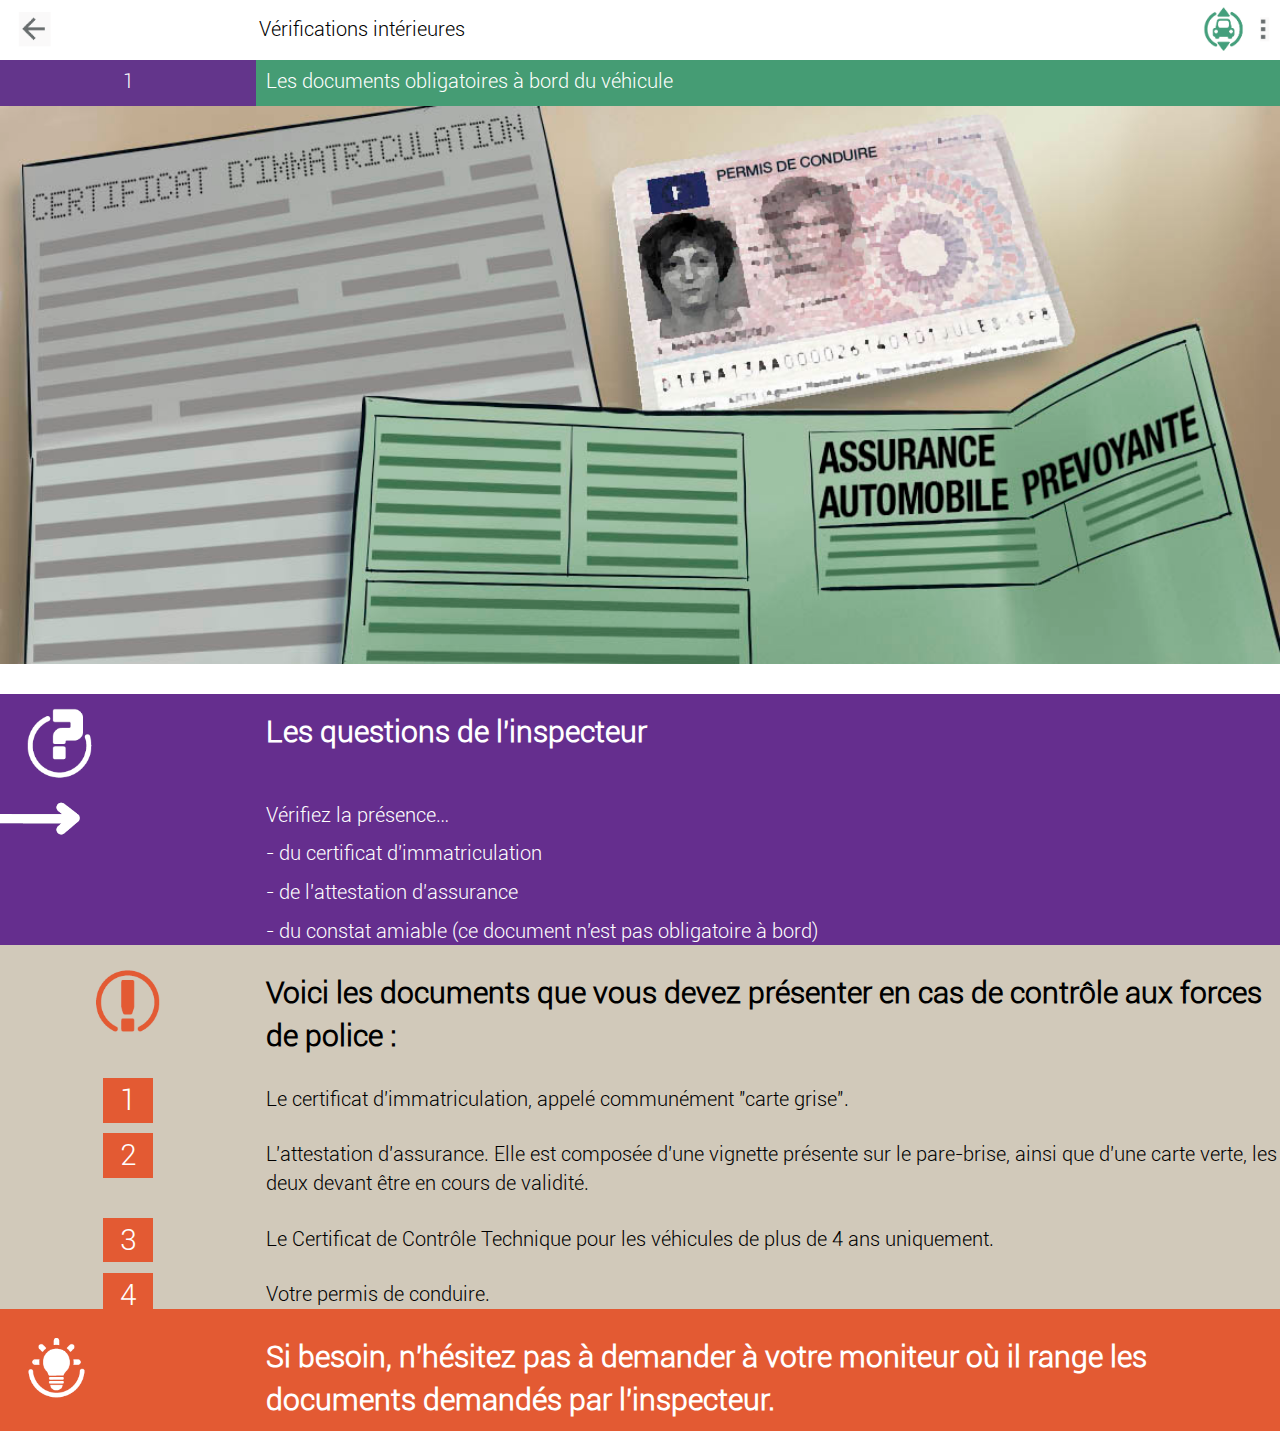
<file: Page VI 1.html>
<!DOCTYPE html>
<html lang="en">
  <head>
    <meta charset="utf-8">
    <meta http-equiv="X-UA-Compatible" content="IE=edge">
    <meta name="viewport" content="width=device-width, initial-scale=1">
    <title>Vérifications intérieures</title>
    <!-- Bootstrap -->
    <link href="assets/bootstrap/css/bootstrap.min.css" rel="stylesheet">
    <!--font-awesome.min.css -->
    <link href="assets/font-awesome/css/font-awesome.min.css" rel="stylesheet" type="text/css" >
    <!-- style -->
    <link href="css/style.css" rel="stylesheet">
    <!-- HTML5 shim and Respond.js for IE8 support of HTML5 elements and media queries -->
    <!-- WARNING: Respond.js doesn't work if you view the page via file:// -->
    <!--[if lt IE 9]>
    <script src="https://oss.maxcdn.com/html5shiv/3.7.2/html5shiv.min.js"></script>
    <script src="https://oss.maxcdn.com/respond/1.4.2/respond.min.js"></script>
    <![endif]-->
  </head>
  <body>
    <div class="container-full">
      <div class="row-fluid section">
        <div class="col-lg-12">
          <div class="arrow left">
             <a href="">
                <img src="images/icon01_01.png" height="50" alt="" class="w-h">
              </a>
          </div>
          <div class="text left">
            <p>Vérifications intérieures</p>
          </div>
          <div class="icon left">
             <a href="" title="">
                <img src="images/icon01_03.png" height="50" class="w-h">
              </a>
          </div>
          <div class="clear"></div>
        </div>
      </div>


      <!-- Title -->
      <div class="row-fluid title">
        <div class="col-lg-12">
          <div class="col1 left">
            <p>1</p>
          </div>
          <div class="col2 left">
            <p>Les documents obligatoires à bord du véhicule </p>
          </div>
          <div class="clear"></div>
        </div>
      </div>

       <!-- Images -->
      <div class="row-fluid title">
        <div class="col-lg-12">
            <img src="images/VI1.jpg" class="full" alt="">
            <div class="clear"></div>
        </div>
      </div>
      <div class="clear"></div>


        <!-- Questions -->
     <div class="row-fluid questions">
        <div class="col-lg-12 head">
          <div class="col1 left">
           <img src="images/icon02_06.png" height="80">
          </div>
          <div class="col2 left">
            <p>Les questions de l'inspecteur</p>
          </div>
          
        </div>
        <div class="clear"></div>

        <div class="col-lg-12">
          <div class="col1 left">
            <img src="images/icon02_10.png" height="50">
          </div>
          <div class="col2 left">
            <p>Vérifiez la présence…
            <p>- du certificat d'immatriculation
			<p>- de l'attestation d'assurance
			<p>- du constat amiable (ce document n'est pas obligatoire à bord)</p></p></p></p>
          </div>
        </div>
        <div class="clear"></div>

      </div>


              <!-- Solution -->
      <div class="row-fluid solution">
        <div class="col-lg-12 head">
          <div class="col1 left">
            <img src="images/icon03_06.png" height="80">
          </div>
          <div class="col2 left">
            <p> 
                 Voici les documents que vous devez présenter en cas de contrôle aux forces de police : </p>
          </div>
          
        </div>
        <div class="clear"></div>

        <div class="col-lg-12">
          <div class="col1 left">
            <button class="number">1</button>
          </div>
          <div class="col2 left">
            <p>Le certificat d'immatriculation, appelé communément "carte grise".</p>
          </div>
          
        </div>
        <div class="clear"></div>



        <div class="col-lg-12">
          <div class="col1 left">
            <button class="number">2</button>
          </div>
          <div class="col2 left">
            <p>L'attestation d'assurance. Elle est composée d'une vignette présente sur le pare-brise, ainsi que d'une carte verte, les deux devant être en cours de validité.</p>
          </div>
          
        </div>
        <div class="clear"></div>


        <div class="col-lg-12">
          <div class="col1 left">
            <button class="number">3</button>
          </div>
          <div class="col2 left">
            <p>Le Certificat de Contrôle Technique pour les véhicules de plus de 4 ans uniquement.</p>
          </div>
          
        </div>
        <div class="clear"></div>


        <div class="col-lg-12">
          <div class="col1 left">
            <button class="number">4</button>
          </div>
          <div class="col2 left">
            <p>Votre permis de conduire.</p>
          </div>
          
        </div>
        <div class="clear"></div>

        

      </div>


                    <!-- Solution -->
      <div class="row-fluid tips">
        <div class="col-lg-12 head">
          <div class="col1 left">
             <img src="images/icon04_10.png" height="80">
          </div>
          <div class="col2 left">
            <p> 
                Si besoin, n'hésitez pas à demander à votre moniteur où il range les documents demandés par l'inspecteur.</p>
          </div>
          
        </div>
        <div class="clear"></div>







        

      </div>




    </div>
  </body>
</html>
<script src="assets/jquery/jquery-1.11.3.min.js"></script>
<script src="assets/bootstrap/js/bootstrap.min.js"></script>
<script src="assets/js/script.js"></script>
</file>
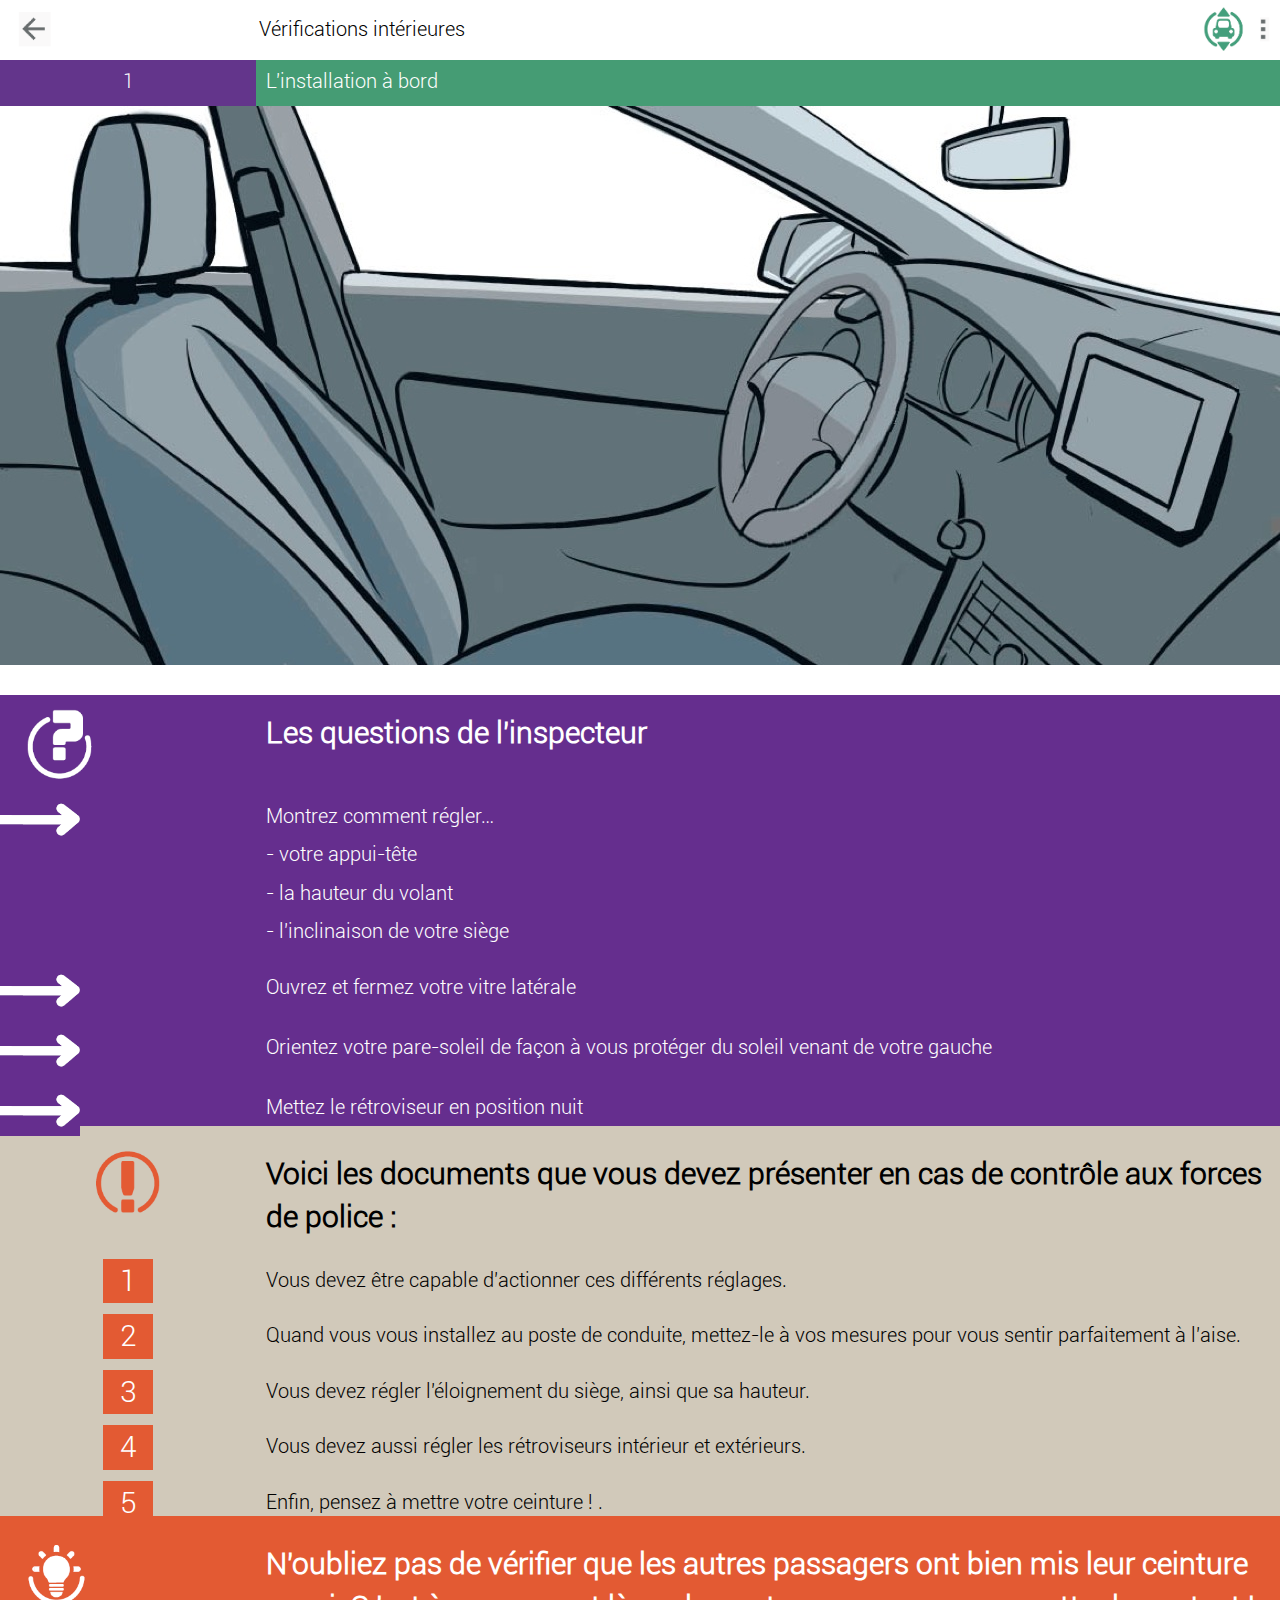
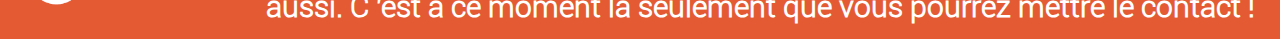
<file: Page VI 2.html>
<!DOCTYPE html>
<html lang="en">
  <head>
    <meta charset="utf-8">
    <meta http-equiv="X-UA-Compatible" content="IE=edge">
    <meta name="viewport" content="width=device-width, initial-scale=1">
    <title>Vérifications intérieures</title>
    <!-- Bootstrap -->
    <link href="assets/bootstrap/css/bootstrap.min.css" rel="stylesheet">
    <!--font-awesome.min.css -->
    <link href="assets/font-awesome/css/font-awesome.min.css" rel="stylesheet" type="text/css" >
    <!-- style -->
    <link href="css/style.css" rel="stylesheet">
    <!-- HTML5 shim and Respond.js for IE8 support of HTML5 elements and media queries -->
    <!-- WARNING: Respond.js doesn't work if you view the page via file:// -->
    <!--[if lt IE 9]>
    <script src="https://oss.maxcdn.com/html5shiv/3.7.2/html5shiv.min.js"></script>
    <script src="https://oss.maxcdn.com/respond/1.4.2/respond.min.js"></script>
    <![endif]-->
  </head>
  <body>
    <div class="container-full">
      <div class="row-fluid section">
        <div class="col-lg-12">
          <div class="arrow left">
             <a href="">
                <img src="images/icon01_01.png" height="50" alt="" class="w-h">
              </a>
          </div>
          <div class="text left">
            <p>Vérifications intérieures</p>
          </div>
          <div class="icon left">
             <a href="" title="">
                <img src="images/icon01_03.png" height="50" class="w-h">
              </a>
          </div>
          <div class="clear"></div>
        </div>
      </div>


      <!-- Title -->
      <div class="row-fluid title">
        <div class="col-lg-12">
          <div class="col1 left">
            <p>1</p>
          </div>
          <div class="col2 left">
            <p>L'installation à bord</p>
          </div>
          <div class="clear"></div>
        </div>
      </div>

       <!-- Images -->
      <div class="row-fluid title">
        <div class="col-lg-12">
            <img src="images/VI2.jpeg" class="full" alt="">
            <div class="clear"></div>
        </div>
      </div>
      <div class="clear"></div>


        <!-- Questions -->
     <div class="row-fluid questions">
        <div class="col-lg-12 head">
          <div class="col1 left">
           <img src="images/icon02_06.png" height="80">
          </div>
          <div class="col2 left">
            <p>Les questions de l'inspecteur</p>
          </div>
          
        </div>
        <div class="clear"></div>

        <div class="col-lg-12">
          <div class="col1 left">
            <img src="images/icon02_10.png" height="50">
          </div>
          <div class="col2 left">
            <p>Montrez comment régler…
           	<p>- votre appui-tête
			<p>- la hauteur du volant
			<p>- l'inclinaison de votre siège</p></p></p></p>
          </div>
        </div>
        <div class="clear"></div>

		<div class="col-lg-12">
          <div class="col1 left">
            <img src="images/icon02_10.png" height="50">
          </div>
          <div class="col2 left">
            <p>Ouvrez et fermez votre vitre latérale</p>
          </div>
        </div>
        <div class="clear"></div>
        
        <div class="col-lg-12">
          <div class="col1 left">
            <img src="images/icon02_10.png" height="50">
          </div>
          <div class="col2 left">
            <p>Orientez votre pare-soleil de façon à vous protéger du soleil venant de votre gauche</p>
          </div>
        </div>
        <div class="clear"></div>
     
     	<div class="col-lg-12">
          <div class="col1 left">
            <img src="images/icon02_10.png" height="50">
          </div>
          <div class="col2 left">
            <p>Mettez le rétroviseur en position nuit</p>
          </div>
        </div>
        <div class="clear"></div>
     
      </div>


              <!-- Solution -->
      <div class="row-fluid solution">
        <div class="col-lg-12 head">
          <div class="col1 left">
            <img src="images/icon03_06.png" height="80">
          </div>
          <div class="col2 left">
            <p> 
                 Voici les documents que vous devez présenter en cas de contrôle aux forces de police : </p>
          </div>
          
        </div>
        <div class="clear"></div>

        <div class="col-lg-12">
          <div class="col1 left">
            <button class="number">1</button>
          </div>
          <div class="col2 left">
            <p>Vous devez être capable d'actionner ces différents réglages.</p>
          </div>
          
        </div>
        <div class="clear"></div>



        <div class="col-lg-12">
          <div class="col1 left">
            <button class="number">2</button>
          </div>
          <div class="col2 left">
            <p>Quand vous vous installez au poste de conduite, mettez-le à vos mesures pour vous sentir parfaitement à l'aise.</p>
          </div>
          
        </div>
        <div class="clear"></div>


        <div class="col-lg-12">
          <div class="col1 left">
            <button class="number">3</button>
          </div>
          <div class="col2 left">
            <p>Vous devez régler l'éloignement du siège, ainsi que sa hauteur.</p>
          </div>
          
         </div>
        <div class="clear"></div>
        

        <div class="col-lg-12">
          <div class="col1 left">
            <button class="number">4</button>
          </div>
          <div class="col2 left">
            <p>Vous devez aussi régler les rétroviseurs intérieur et extérieurs.</p>
          </div>
          
         </div>
        <div class="clear"></div>
        
        
         <div class="col-lg-12">
          <div class="col1 left">
            <button class="number">5</button>
          </div>
          <div class="col2 left">
            <p> Enfin, pensez à mettre votre ceinture ! .</p>
          </div>
          
        </div>
        <div class="clear"></div>

        

      </div>


                    <!-- Solution -->
      <div class="row-fluid tips">
        <div class="col-lg-12 head">
          <div class="col1 left">
             <img src="images/icon04_10.png" height="80">
          </div>
          <div class="col2 left">
            <p> 
                N'oubliez pas de vérifier que les autres passagers ont bien mis leur ceinture aussi. C 'est à ce moment là seulement que vous pourrez mettre le contact !</p>
          </div>
          
        </div>
        <div class="clear"></div>







        

      </div>




    </div>
  </body>
</html>
<script src="assets/jquery/jquery-1.11.3.min.js"></script>
<script src="assets/bootstrap/js/bootstrap.min.js"></script>
<script src="assets/js/script.js"></script>
</file>
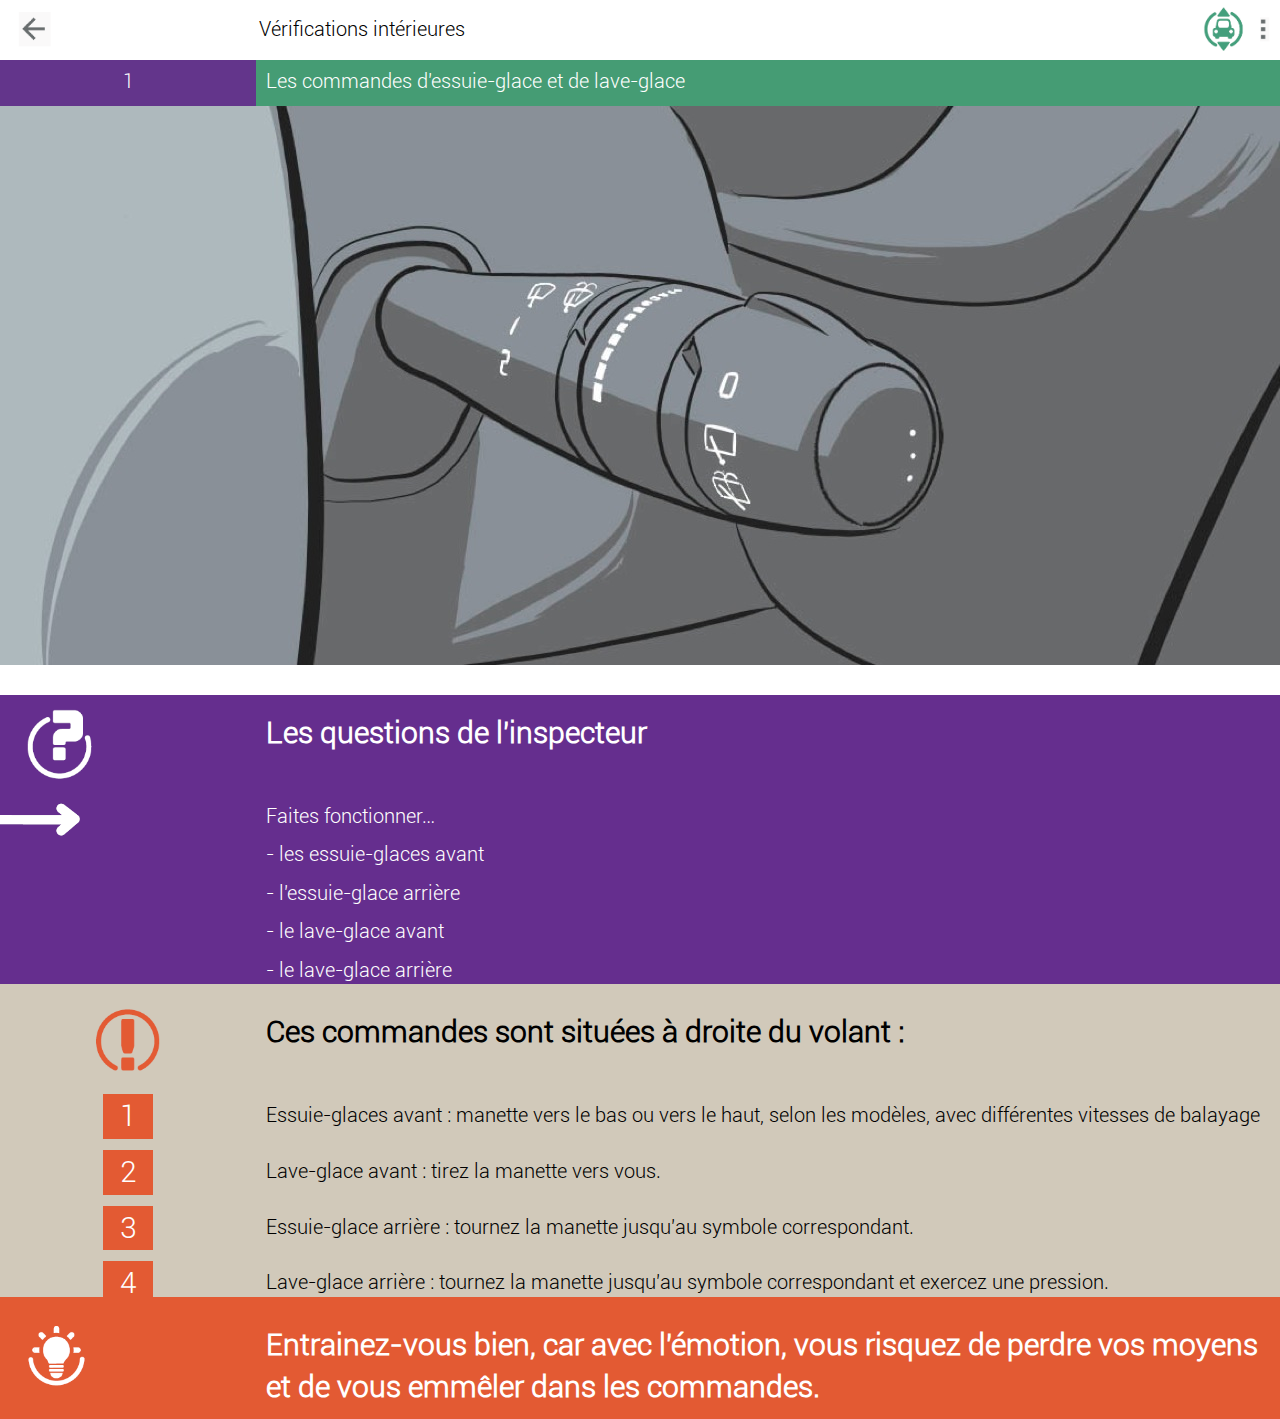
<file: Page VI 3.html>
<!DOCTYPE html>
<html lang="en">
  <head>
    <meta charset="utf-8">
    <meta http-equiv="X-UA-Compatible" content="IE=edge">
    <meta name="viewport" content="width=device-width, initial-scale=1">
    <title>Vérifications intérieures</title>
    <!-- Bootstrap -->
    <link href="assets/bootstrap/css/bootstrap.min.css" rel="stylesheet">
    <!--font-awesome.min.css -->
    <link href="assets/font-awesome/css/font-awesome.min.css" rel="stylesheet" type="text/css" >
    <!-- style -->
    <link href="css/style.css" rel="stylesheet">
    <!-- HTML5 shim and Respond.js for IE8 support of HTML5 elements and media queries -->
    <!-- WARNING: Respond.js doesn't work if you view the page via file:// -->
    <!--[if lt IE 9]>
    <script src="https://oss.maxcdn.com/html5shiv/3.7.2/html5shiv.min.js"></script>
    <script src="https://oss.maxcdn.com/respond/1.4.2/respond.min.js"></script>
    <![endif]-->
  </head>
  <body>
    <div class="container-full">
      <div class="row-fluid section">
        <div class="col-lg-12">
          <div class="arrow left">
             <a href="">
                <img src="images/icon01_01.png" height="50" alt="" class="w-h">
              </a>
          </div>
          <div class="text left">
            <p>Vérifications intérieures</p>
          </div>
          <div class="icon left">
             <a href="" title="">
                <img src="images/icon01_03.png" height="50" class="w-h">
              </a>
          </div>
          <div class="clear"></div>
        </div>
      </div>


      <!-- Title -->
      <div class="row-fluid title">
        <div class="col-lg-12">
          <div class="col1 left">
            <p>1</p>
          </div>
          <div class="col2 left">
            <p>Les commandes d'essuie-glace et de lave-glace</p>
          </div>
          <div class="clear"></div>
        </div>
      </div>

       <!-- Images -->
      <div class="row-fluid title">
        <div class="col-lg-12">
            <img src="images/VI3.jpeg" class="full" alt="">
            <div class="clear"></div>
        </div>
      </div>
      <div class="clear"></div>


        <!-- Questions -->
     <div class="row-fluid questions">
        <div class="col-lg-12 head">
          <div class="col1 left">
           <img src="images/icon02_06.png" height="80">
          </div>
          <div class="col2 left">
            <p>Les questions de l'inspecteur</p>
          </div>
          
        </div>
        <div class="clear"></div>

        <div class="col-lg-12">
          <div class="col1 left">
            <img src="images/icon02_10.png" height="50">
          </div>
          <div class="col2 left">
            <p>Faites fonctionner…
           	<p>- les essuie-glaces avant
			<p>- l'essuie-glace arrière
			<p>- le lave-glace avant
            <p>- le lave-glace arrière</p></p></p></p></p>
          </div>
        </div>
        <div class="clear"></div>

      </div>


              <!-- Solution -->
      <div class="row-fluid solution">
        <div class="col-lg-12 head">
          <div class="col1 left">
            <img src="images/icon03_06.png" height="80">
          </div>
          <div class="col2 left">
            <p> 
                Ces commandes sont situées à droite du volant :</p>
          </div>
          
        </div>
        <div class="clear"></div>

        <div class="col-lg-12">
          <div class="col1 left">
            <button class="number">1</button>
          </div>
          <div class="col2 left">
            <p>Essuie-glaces avant : manette vers le bas ou vers le haut, selon les modèles, avec différentes vitesses de balayage</p>
          </div>
          
        </div>
        <div class="clear"></div>



        <div class="col-lg-12">
          <div class="col1 left">
            <button class="number">2</button>
          </div>
          <div class="col2 left">
            <p>Lave-glace avant : tirez la manette vers vous.</p>
          </div>
          
        </div>
        <div class="clear"></div>


        <div class="col-lg-12">
          <div class="col1 left">
            <button class="number">3</button>
          </div>
          <div class="col2 left">
            <p> Essuie-glace arrière : tournez la manette jusqu'au symbole correspondant.</p>
          </div>
          
         </div>
        <div class="clear"></div>
        

        <div class="col-lg-12">
          <div class="col1 left">
            <button class="number">4</button>
          </div>
          <div class="col2 left">
            <p> Lave-glace arrière : tournez la manette jusqu'au symbole correspondant et exercez une pression.</p>
          </div>
          
         </div>
        <div class="clear"></div>
        

      </div>


                    <!-- Solution -->
      <div class="row-fluid tips">
        <div class="col-lg-12 head">
          <div class="col1 left">
             <img src="images/icon04_10.png" height="80">
          </div>
          <div class="col2 left">
            <p> 
               Entrainez-vous bien, car avec l'émotion, vous risquez de perdre vos moyens et de vous emmêler dans les commandes.</p>
          </div>
          
        </div>
        <div class="clear"></div>







        

      </div>




    </div>
  </body>
</html>
<script src="assets/jquery/jquery-1.11.3.min.js"></script>
<script src="assets/bootstrap/js/bootstrap.min.js"></script>
<script src="assets/js/script.js"></script>
</file>
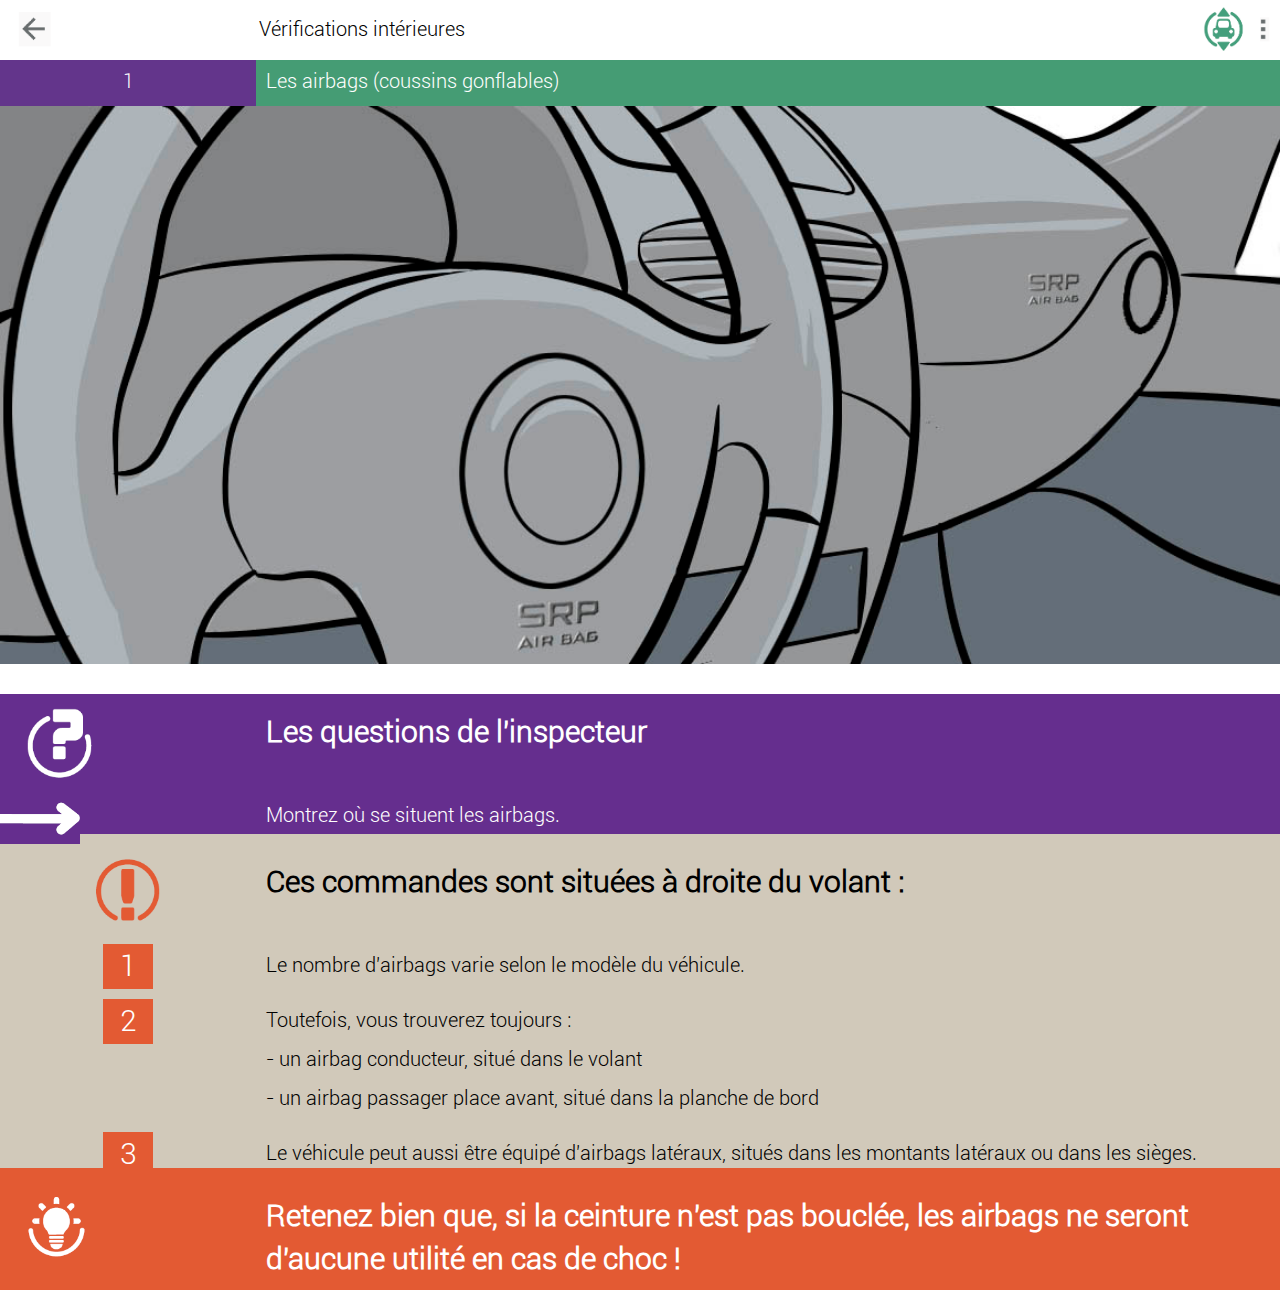
<file: Page VI 4.html>
<!DOCTYPE html>
<html lang="en">
  <head>
    <meta charset="utf-8">
    <meta http-equiv="X-UA-Compatible" content="IE=edge">
    <meta name="viewport" content="width=device-width, initial-scale=1">
    <title>Vérifications intérieures</title>
    <!-- Bootstrap -->
    <link href="assets/bootstrap/css/bootstrap.min.css" rel="stylesheet">
    <!--font-awesome.min.css -->
    <link href="assets/font-awesome/css/font-awesome.min.css" rel="stylesheet" type="text/css" >
    <!-- style -->
    <link href="css/style.css" rel="stylesheet">
    <!-- HTML5 shim and Respond.js for IE8 support of HTML5 elements and media queries -->
    <!-- WARNING: Respond.js doesn't work if you view the page via file:// -->
    <!--[if lt IE 9]>
    <script src="https://oss.maxcdn.com/html5shiv/3.7.2/html5shiv.min.js"></script>
    <script src="https://oss.maxcdn.com/respond/1.4.2/respond.min.js"></script>
    <![endif]-->
  </head>
  <body>
    <div class="container-full">
      <div class="row-fluid section">
        <div class="col-lg-12">
          <div class="arrow left">
             <a href="">
                <img src="images/icon01_01.png" height="50" alt="" class="w-h">
              </a>
          </div>
          <div class="text left">
            <p>Vérifications intérieures</p>
          </div>
          <div class="icon left">
             <a href="" title="">
                <img src="images/icon01_03.png" height="50" class="w-h">
              </a>
          </div>
          <div class="clear"></div>
        </div>
      </div>


      <!-- Title -->
      <div class="row-fluid title">
        <div class="col-lg-12">
          <div class="col1 left">
            <p>1</p>
          </div>
          <div class="col2 left">
            <p>Les airbags (coussins gonflables)</p>
          </div>
          <div class="clear"></div>
        </div>
      </div>

       <!-- Images -->
      <div class="row-fluid title">
        <div class="col-lg-12">
            <img src="images/VI4.jpg" class="full" alt="">
            <div class="clear"></div>
        </div>
      </div>
      <div class="clear"></div>


        <!-- Questions -->
     <div class="row-fluid questions">
        <div class="col-lg-12 head">
          <div class="col1 left">
           <img src="images/icon02_06.png" height="80">
          </div>
          <div class="col2 left">
            <p>Les questions de l'inspecteur</p>
          </div>
          
        </div>
        <div class="clear"></div>

        <div class="col-lg-12">
          <div class="col1 left">
            <img src="images/icon02_10.png" height="50">
          </div>
          <div class="col2 left">
            <p>Montrez où se situent les airbags.</p>
          </div>
        </div>
        <div class="clear"></div>

     
      </div>


              <!-- Solution -->
      <div class="row-fluid solution">
        <div class="col-lg-12 head">
          <div class="col1 left">
            <img src="images/icon03_06.png" height="80">
          </div>
          <div class="col2 left">
            <p> 
                  Ces commandes sont situées à droite du volant :</p>
          </div>
          
        </div>
        <div class="clear"></div>

        <div class="col-lg-12">
          <div class="col1 left">
            <button class="number">1</button>
          </div>
          <div class="col2 left">
            <p>Le nombre d'airbags varie selon le modèle du véhicule.</p>
          </div>
          
        </div>
        <div class="clear"></div>



        <div class="col-lg-12">
          <div class="col1 left">
            <button class="number">2</button>
          </div>
          <div class="col2 left">
            <p>Toutefois, vous trouverez toujours : 
            <p>- un airbag conducteur, situé dans le volant
			<p>- un airbag passager place avant, situé dans la planche de bord</p></p></p>
          </div>
          
        </div>
        <div class="clear"></div>


        <div class="col-lg-12">
          <div class="col1 left">
            <button class="number">3</button>
          </div>
          <div class="col2 left">
            <p>Le véhicule peut aussi être équipé d'airbags latéraux, situés dans les montants latéraux ou dans les sièges.</p>
          </div>
          
         </div>
        <div class="clear"></div>
        

      </div>


                    <!-- Solution -->
      <div class="row-fluid tips">
        <div class="col-lg-12 head">
          <div class="col1 left">
             <img src="images/icon04_10.png" height="80">
          </div>
          <div class="col2 left">
            <p> 
                Retenez bien que, si la ceinture n'est pas bouclée, les airbags ne seront d'aucune utilité en cas de choc !</p>
          </div>
          
        </div>
        <div class="clear"></div>







        

      </div>




    </div>
  </body>
</html>
<script src="assets/jquery/jquery-1.11.3.min.js"></script>
<script src="assets/bootstrap/js/bootstrap.min.js"></script>
<script src="assets/js/script.js"></script>
</file>
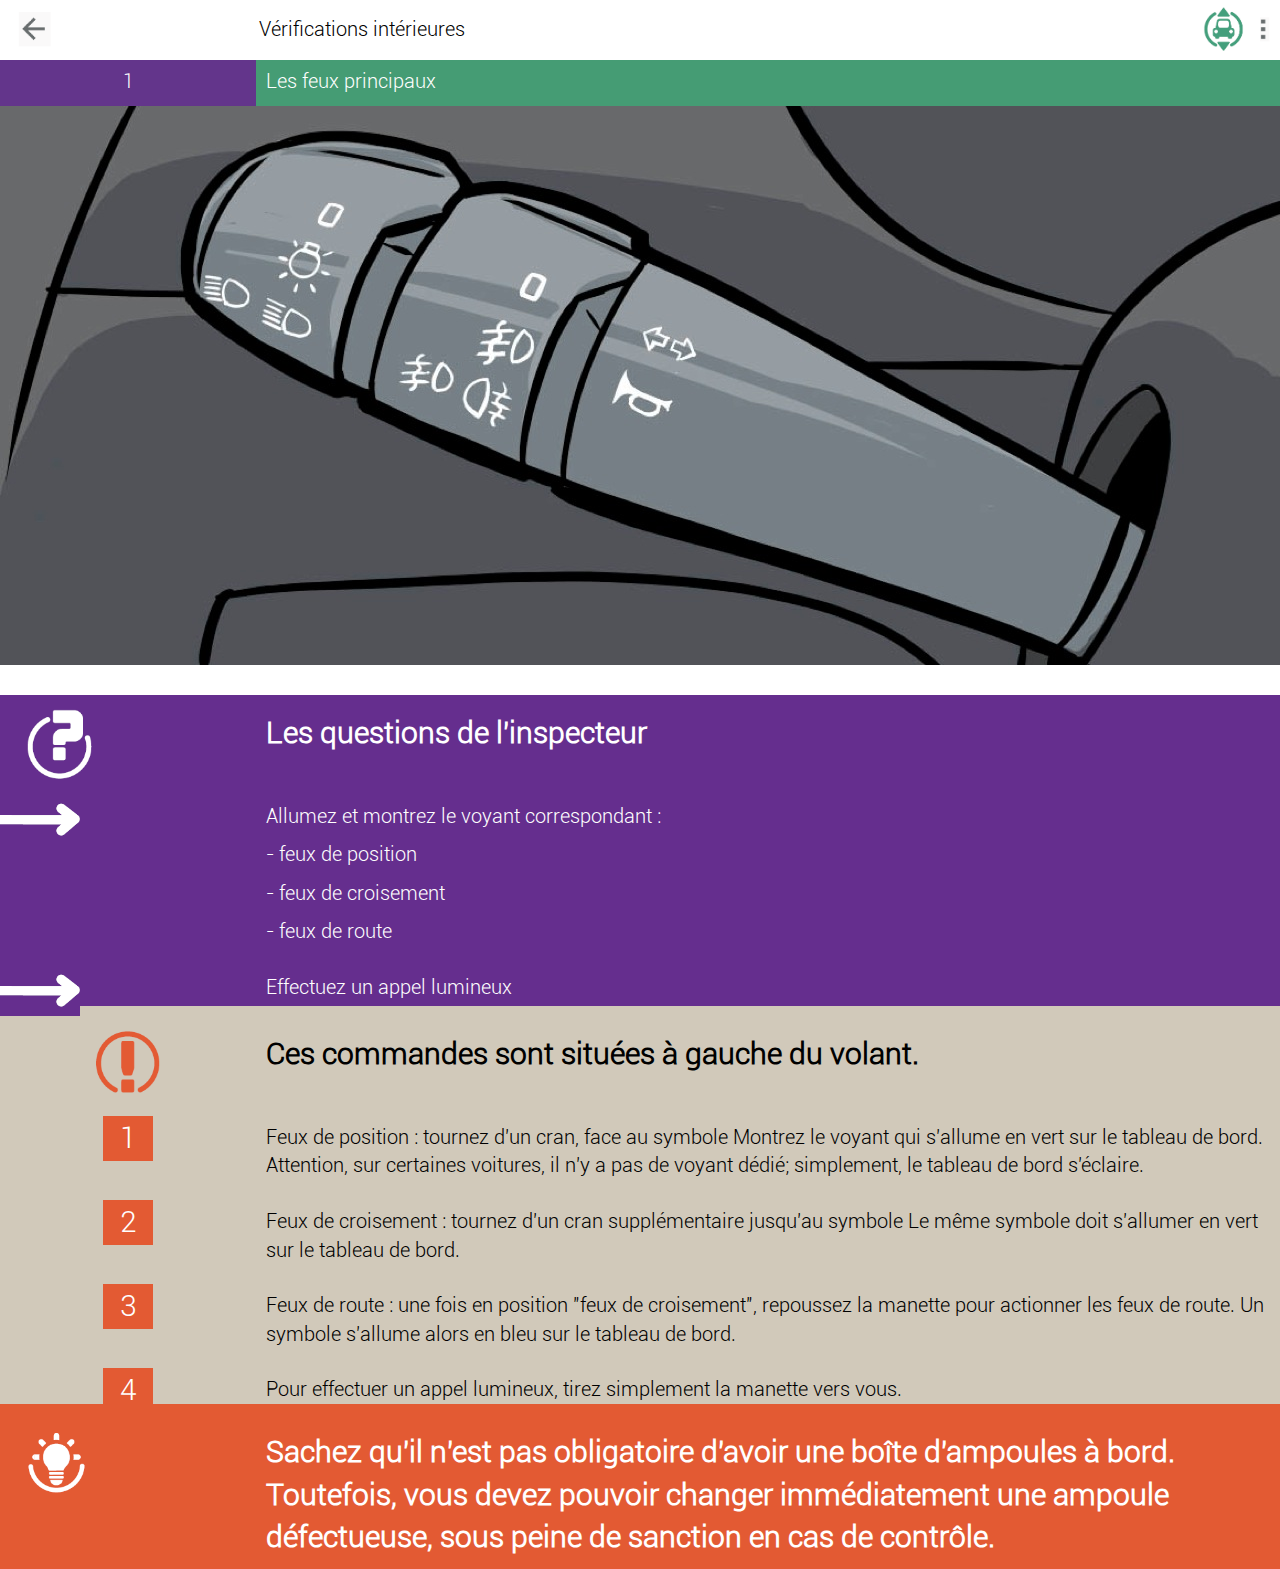
<file: Page VI 5.html>
<!DOCTYPE html>
<html lang="en">
  <head>
    <meta charset="utf-8">
    <meta http-equiv="X-UA-Compatible" content="IE=edge">
    <meta name="viewport" content="width=device-width, initial-scale=1">
    <title>Vérifications intérieures</title>
    <!-- Bootstrap -->
    <link href="assets/bootstrap/css/bootstrap.min.css" rel="stylesheet">
    <!--font-awesome.min.css -->
    <link href="assets/font-awesome/css/font-awesome.min.css" rel="stylesheet" type="text/css" >
    <!-- style -->
    <link href="css/style.css" rel="stylesheet">
    <!-- HTML5 shim and Respond.js for IE8 support of HTML5 elements and media queries -->
    <!-- WARNING: Respond.js doesn't work if you view the page via file:// -->
    <!--[if lt IE 9]>
    <script src="https://oss.maxcdn.com/html5shiv/3.7.2/html5shiv.min.js"></script>
    <script src="https://oss.maxcdn.com/respond/1.4.2/respond.min.js"></script>
    <![endif]-->
  </head>
  <body>
    <div class="container-full">
      <div class="row-fluid section">
        <div class="col-lg-12">
          <div class="arrow left">
             <a href="">
                <img src="images/icon01_01.png" height="50" alt="" class="w-h">
              </a>
          </div>
          <div class="text left">
            <p>Vérifications intérieures</p>
          </div>
          <div class="icon left">
             <a href="" title="">
                <img src="images/icon01_03.png" height="50" class="w-h">
              </a>
          </div>
          <div class="clear"></div>
        </div>
      </div>


      <!-- Title -->
      <div class="row-fluid title">
        <div class="col-lg-12">
          <div class="col1 left">
            <p>1</p>
          </div>
          <div class="col2 left">
            <p>Les feux principaux</p>
          </div>
          <div class="clear"></div>
        </div>
      </div>

       <!-- Images -->
      <div class="row-fluid title">
        <div class="col-lg-12">
            <img src="images/VI5.jpeg" class="full" alt="">
            <div class="clear"></div>
        </div>
      </div>
      <div class="clear"></div>


        <!-- Questions -->
     <div class="row-fluid questions">
        <div class="col-lg-12 head">
          <div class="col1 left">
           <img src="images/icon02_06.png" height="80">
          </div>
          <div class="col2 left">
            <p>Les questions de l'inspecteur</p>
          </div>
          
        </div>
        <div class="clear"></div>

        <div class="col-lg-12">
          <div class="col1 left">
            <img src="images/icon02_10.png" height="50">
          </div>
          <div class="col2 left">
            <p>Allumez et montrez le voyant correspondant :
           	<p>- feux de position
			<p>- feux de croisement
			<p>- feux de route</p></p></p></p>
          </div>
        </div>
        <div class="clear"></div>

		<div class="col-lg-12">
          <div class="col1 left">
            <img src="images/icon02_10.png" height="50">
          </div>
          <div class="col2 left">
            <p>Effectuez un appel lumineux</p>
          </div>
        </div>
        <div class="clear"></div>
             
      </div>


              <!-- Solution -->
      <div class="row-fluid solution">
        <div class="col-lg-12 head">
          <div class="col1 left">
            <img src="images/icon03_06.png" height="80">
          </div>
          <div class="col2 left">
            <p> 
                 Ces commandes sont situées à gauche du volant.</p>
          </div>
          
        </div>
        <div class="clear"></div>

        <div class="col-lg-12">
          <div class="col1 left">
            <button class="number">1</button>
          </div>
          <div class="col2 left">
            <p> Feux de position : tournez d'un cran, face au symbole  
Montrez le voyant qui s'allume en vert sur le tableau de bord.
Attention, sur certaines voitures, il n'y a pas de voyant dédié; simplement, le tableau de bord s'éclaire.</p>
          </div>
          
        </div>
        <div class="clear"></div>



        <div class="col-lg-12">
          <div class="col1 left">
            <button class="number">2</button>
          </div>
          <div class="col2 left">
            <p>Feux de croisement : tournez d'un cran supplémentaire jusqu'au symbole 
Le même symbole doit s'allumer en vert sur le tableau de bord.</p>
          </div>
          
        </div>
        <div class="clear"></div>


        <div class="col-lg-12">
          <div class="col1 left">
            <button class="number">3</button>
          </div>
          <div class="col2 left">
            <p>Feux de route : une fois en position "feux de croisement", repoussez la manette pour actionner les feux de route. Un symbole        s'allume alors en bleu sur le tableau de bord.</p>
          </div>
          
         </div>
        <div class="clear"></div>
        

        <div class="col-lg-12">
          <div class="col1 left">
            <button class="number">4</button>
          </div>
          <div class="col2 left">
            <p>Pour effectuer un appel lumineux, tirez simplement la manette vers vous.</p>
          </div>
          
         </div>
        <div class="clear"></div>
        

      </div>


                    <!-- Solution -->
      <div class="row-fluid tips">
        <div class="col-lg-12 head">
          <div class="col1 left">
             <img src="images/icon04_10.png" height="80">
          </div>
          <div class="col2 left">
            <p> 
               Sachez qu'il n'est pas obligatoire d'avoir une boîte d'ampoules à bord.
Toutefois, vous devez pouvoir changer immédiatement une ampoule défectueuse, sous peine de sanction en cas de contrôle.</p>
          </div>
          
        </div>
        <div class="clear"></div>







        

      </div>




    </div>
  </body>
</html>
<script src="assets/jquery/jquery-1.11.3.min.js"></script>
<script src="assets/bootstrap/js/bootstrap.min.js"></script>
<script src="assets/js/script.js"></script>
</file>
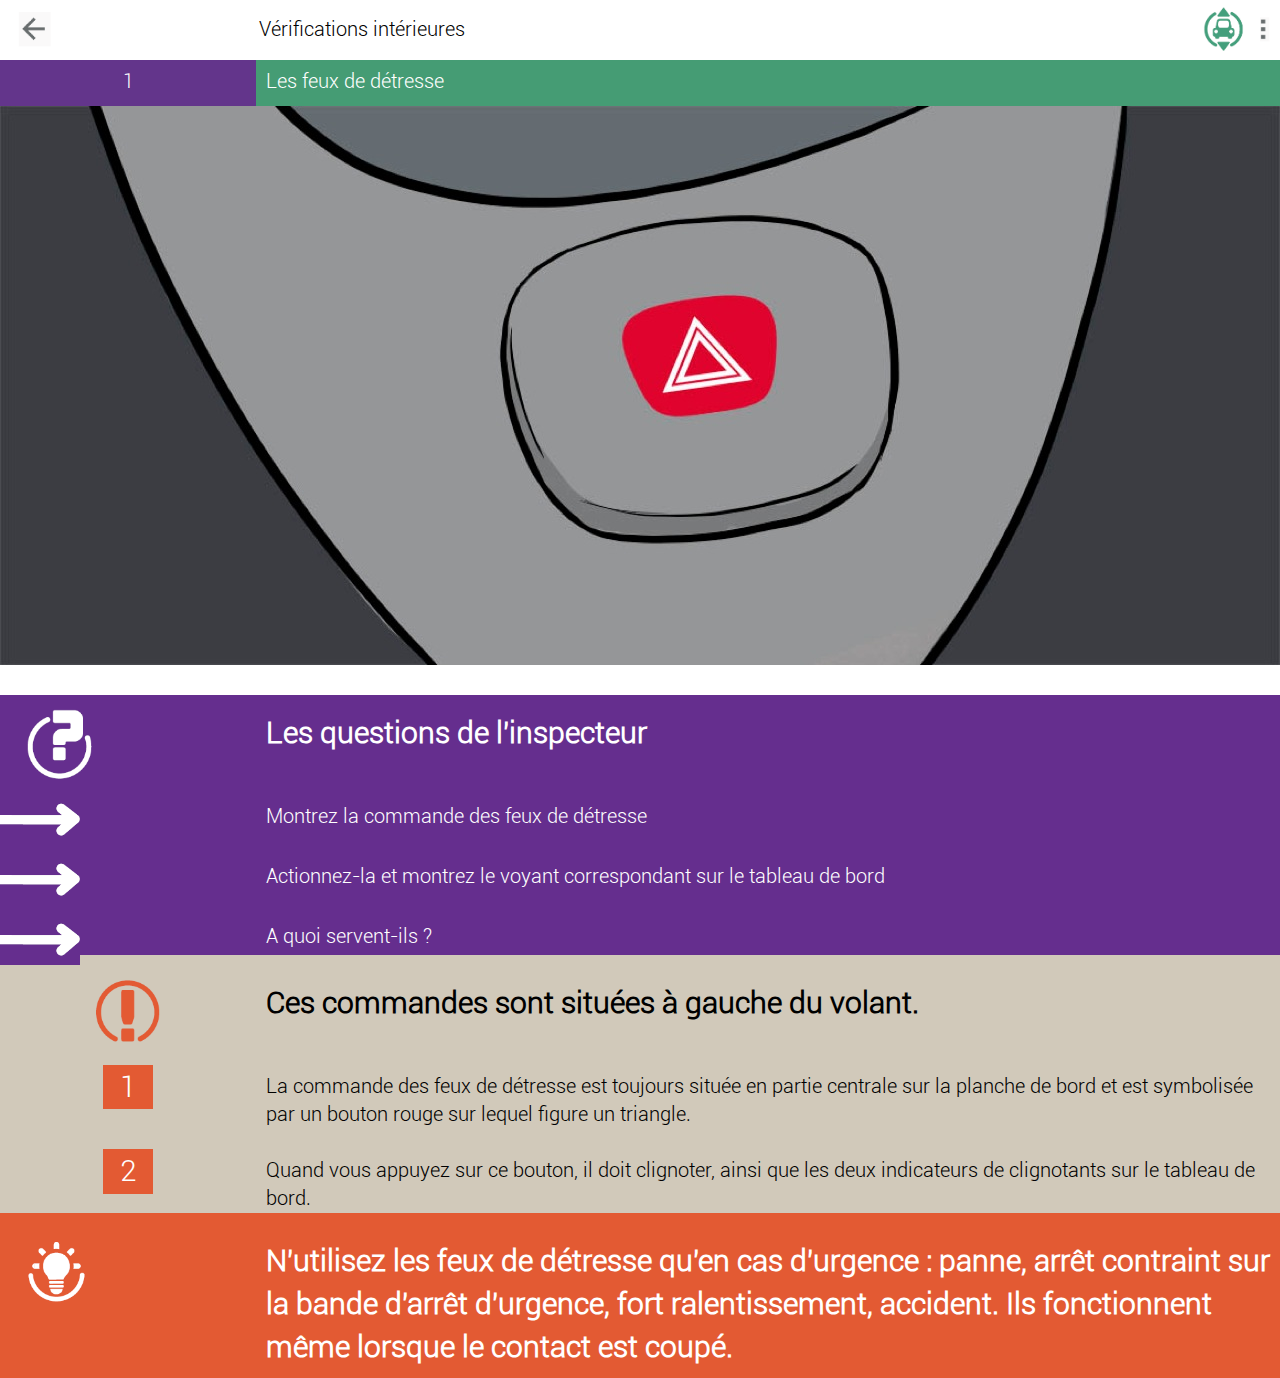
<file: Page VI 6.html>
<!DOCTYPE html>
<html lang="en">
  <head>
    <meta charset="utf-8">
    <meta http-equiv="X-UA-Compatible" content="IE=edge">
    <meta name="viewport" content="width=device-width, initial-scale=1">
    <title>Vérifications intérieures</title>
    <!-- Bootstrap -->
    <link href="assets/bootstrap/css/bootstrap.min.css" rel="stylesheet">
    <!--font-awesome.min.css -->
    <link href="assets/font-awesome/css/font-awesome.min.css" rel="stylesheet" type="text/css" >
    <!-- style -->
    <link href="css/style.css" rel="stylesheet">
    <!-- HTML5 shim and Respond.js for IE8 support of HTML5 elements and media queries -->
    <!-- WARNING: Respond.js doesn't work if you view the page via file:// -->
    <!--[if lt IE 9]>
    <script src="https://oss.maxcdn.com/html5shiv/3.7.2/html5shiv.min.js"></script>
    <script src="https://oss.maxcdn.com/respond/1.4.2/respond.min.js"></script>
    <![endif]-->
  </head>
  <body>
    <div class="container-full">
      <div class="row-fluid section">
        <div class="col-lg-12">
          <div class="arrow left">
             <a href="">
                <img src="images/icon01_01.png" height="50" alt="" class="w-h">
              </a>
          </div>
          <div class="text left">
            <p>Vérifications intérieures</p>
          </div>
          <div class="icon left">
             <a href="" title="">
                <img src="images/icon01_03.png" height="50" class="w-h">
              </a>
          </div>
          <div class="clear"></div>
        </div>
      </div>


      <!-- Title -->
      <div class="row-fluid title">
        <div class="col-lg-12">
          <div class="col1 left">
            <p>1</p>
          </div>
          <div class="col2 left">
            <p>Les feux de détresse</p>
          </div>
          <div class="clear"></div>
        </div>
      </div>

       <!-- Images -->
      <div class="row-fluid title">
        <div class="col-lg-12">
            <img src="images/VI6.jpeg" class="full" alt="">
            <div class="clear"></div>
        </div>
      </div>
      <div class="clear"></div>


        <!-- Questions -->
     <div class="row-fluid questions">
        <div class="col-lg-12 head">
          <div class="col1 left">
           <img src="images/icon02_06.png" height="80">
          </div>
          <div class="col2 left">
            <p>Les questions de l'inspecteur</p>
          </div>
          
        </div>
        <div class="clear"></div>

        <div class="col-lg-12">
          <div class="col1 left">
            <img src="images/icon02_10.png" height="50">
          </div>
          <div class="col2 left">
            <p>Montrez la commande des feux de détresse</p>
          </div>
        </div>
        <div class="clear"></div>

		<div class="col-lg-12">
          <div class="col1 left">
            <img src="images/icon02_10.png" height="50">
          </div>
          <div class="col2 left">
            <p>Actionnez-la et montrez le voyant correspondant sur le tableau de bord</p>
          </div>
        </div>
        <div class="clear"></div>
        
        <div class="col-lg-12">
          <div class="col1 left">
            <img src="images/icon02_10.png" height="50">
          </div>
          <div class="col2 left">
            <p>A quoi servent-ils ?</p>
          </div>
        </div>
        <div class="clear"></div>
     
      </div>


              <!-- Solution -->
      <div class="row-fluid solution">
        <div class="col-lg-12 head">
          <div class="col1 left">
            <img src="images/icon03_06.png" height="80">
          </div>
          <div class="col2 left">
            <p> 
                 Ces commandes sont situées à gauche du volant.</p>
          </div>
          
        </div>
        <div class="clear"></div>

        <div class="col-lg-12">
          <div class="col1 left">
            <button class="number">1</button>
          </div>
          <div class="col2 left">
            <p>La commande des feux de détresse est toujours située en partie centrale sur la planche de bord et est symbolisée par un bouton rouge sur lequel figure un triangle.</p>
          </div>
          
        </div>
        <div class="clear"></div>



        <div class="col-lg-12">
          <div class="col1 left">
            <button class="number">2</button>
          </div>
          <div class="col2 left">
            <p>Quand vous appuyez sur ce bouton, il doit clignoter, ainsi que les deux indicateurs de clignotants sur le tableau de bord.</p>
          </div>
          
        </div>
        <div class="clear"></div>
        

      </div>


                    <!-- Solution -->
      <div class="row-fluid tips">
        <div class="col-lg-12 head">
          <div class="col1 left">
             <img src="images/icon04_10.png" height="80">
          </div>
          <div class="col2 left">
            <p> 
              N'utilisez les feux de détresse qu'en cas d'urgence : panne, arrêt contraint sur la bande d'arrêt d'urgence, fort ralentissement, accident.
Ils fonctionnent même lorsque le contact est coupé.</p>
          </div>
          
        </div>
        <div class="clear"></div>







        

      </div>




    </div>
  </body>
</html>
<script src="assets/jquery/jquery-1.11.3.min.js"></script>
<script src="assets/bootstrap/js/bootstrap.min.js"></script>
<script src="assets/js/script.js"></script>
</file>
<file: css/style.css>
@font-face{ 
	font-family:"Roboto-Light"; 
	src: url('../assets/fonts/Roboto-Light.ttf'); 
	src: url('../assets/fonts/Roboto-Light.ttf?#iefix') format('embedded-opentype'), 
	url('../assets/fonts/Roboto-Light.ttf') format('woff'), 
	url('../assets/fonts/Roboto-Light.ttf') format('truetype'), 
	url('../assets/fonts/Roboto-Light.ttf#webfont') format('svg'); 
}

body{
	font-size: 2em;
	font-family: "Roboto-Light";
	top:0px;
	left:0px;
	color:#000;
	margin:0px;
	background-color: #fff;
}
*{
	font-family: "Roboto-Light";
}

[class*="col-"] {
  padding-left: 0;
  padding-right: 0;
}

.left{
	float: left;
}
.clear{
	clear: both;
}

img.full{
	width:100%;
}

/**************
***
*
*
*
*
*
*
*/
.container-full{
	width:100%;
}

.section{
	margin:5px;
	min-height: 50px;
}

.section .arrow{
	width:20%;
}
.section .text{
	width:60%;
}
.section .text p{
 	padding-top: 10px;
}
.section .icon{
	width:20%;
	text-align: right;
}

/*title*/

.title{
	color:#fff;
}
.title p{
	margin-top: 7px;
}
.title .col1{
	width:20%;
	background-color:#63358b;
	text-align: center;
}
.title .col2 p{
	padding-left: 10px;
}
.title .col2{
	width:80%;
	background-color:#459c74;
}

/*Questions*/

.questions{
	margin-top:30px;
	background-color:#652e8e;
	min-height: 100px;
	color:#fff;
}
.questions .col-lg-12{
	margin-top: 10px;
}
.questions .head{
	font-size: 1.5em;
	font-weight: 700;
}

.questions p{
	margin-top: 7px;
}
.questions .col1{
	width:20%;
	text-align: left;
}
.questions .col2 p{
	padding-left: 10px;
}
.questions .col2{
	width:80%;
}

/*Solution*/


.solution{
	margin-top: -10px;
	background-color:#d1c9ba;
	min-height: 100px;
	color:#000;
}
.solution .col-lg-12{
	margin-top: 10px;
}
.solution .head{
	font-size: 1.5em;
	font-weight: 700;
}

.solution p{
	margin-top: 7px;
}
.solution .col1{
	width:20%;
	text-align: center;
}
.solution .col2 p{
	padding-left: 10px;
}
.solution .col2 p span{color:#e35a33;}
.solution .col2{
	width:80%;
}
.solution button.number{
	background-color: #e35a33;
	color:#fff;
	width:50px;
	text-align: center;
	border: none;
	font-size:1.5em;
}

/**/


/*Questions*/

.tips{
	margin-top:-10px;
	background-color:#e35a33;
	min-height: 100px;
	color:#fff;
}
.tips .col-lg-12{
	margin-top: 10px;
}
.tips .head{
	font-size: 1.5em;
	font-weight: 700;
}

.tips p{
	margin-top: 7px;
}
.tips .col1{
	width:20%;
	text-align: left;
}
.tips .col2 p{
	padding-left: 10px;
}
.tips .col2{
	width:80%;
}
</file>
